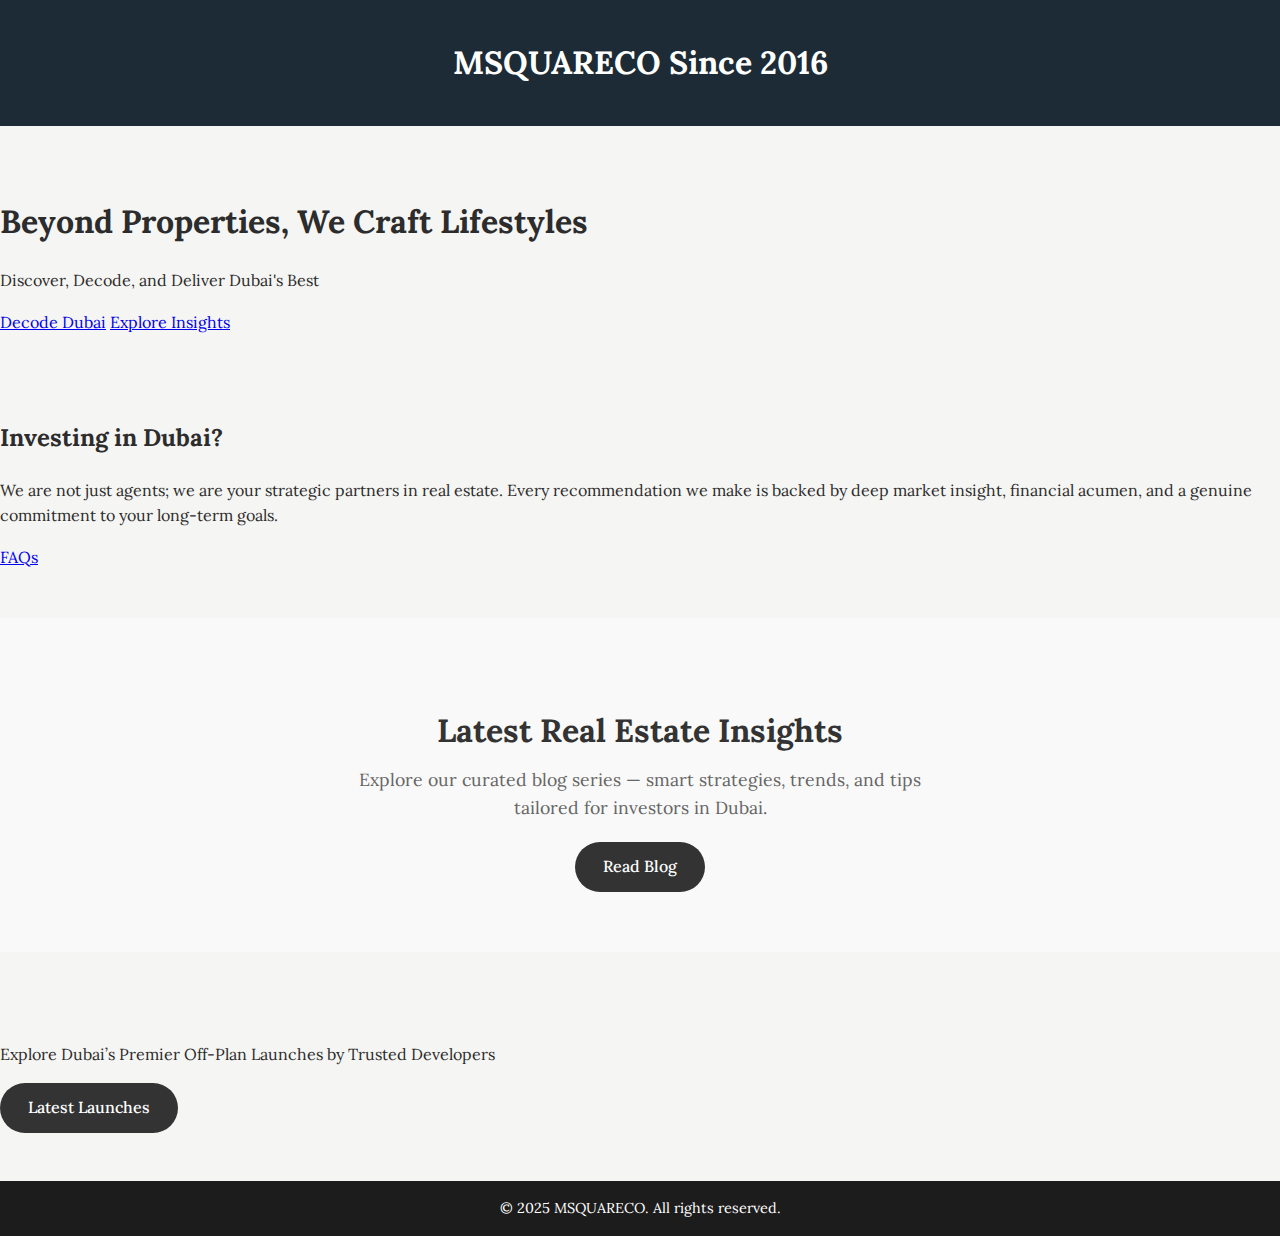
<file: index.html>
<!DOCTYPE html>
<html lang="en">
<head>
  <meta charset="UTF-8" />
  <meta name="viewport" content="width=device-width, initial-scale=1.0"/>
  <title>MSQUARECO</title>
  <link rel="stylesheet" href="style.css"/>
  <style>
    .blog-section {
      background-color: #f9f9f9;
      padding: 60px 20px;
      text-align: center;
    }

    .blog-section h2 {
      font-size: 2em;
      margin-bottom: 10px;
      color: #333;
    }

    .blog-section p {
      font-size: 1.1em;
      color: #666;
      max-width: 600px;
      margin: 0 auto 20px;
    }

    .blog-button {
      display: inline-block;
      padding: 12px 28px;
      background-color: #333;
      color: #fff;
      border-radius: 30px;
      text-decoration: none;
      font-weight: 500;
      transition: background-color 0.3s ease;
    }

    .blog-button:hover {
      background-color: #000;
    }
  </style>
</head>
<body>
  <header>
    <div class="branding">
      <h1 class="brand-text">MSQUARECO <span class="since">Since 2016</span></h1>
    </div>
  </header>

  <main>
    <section class="hero">
      <h1>Beyond Properties, We Craft Lifestyles</h1>
      <p class="tagline">Discover, Decode, and Deliver Dubai's Best</p>
      <a href="Dubai-decode/index.html" class="cta-button">Decode Dubai</a>
      <a href="dubai_insight/index.html" class="secondary-button">Explore Insights</a>
    </section>
    
    
    <section class="context">
      <h2>Investing in Dubai?</h2>
      <p>
        We are not just agents; we are your strategic partners in real estate. Every recommendation we make is backed by deep market insight, financial acumen, and a genuine commitment to your long-term goals.
      </p>
      <a href="faq.html" class="hero-button">FAQs</a>
    </section>

    <!-- 🌟 Blog Section -->
    <section class="blog-section">
      <h2>Latest Real Estate Insights</h2>
      <p>Explore our curated blog series — smart strategies, trends, and tips tailored for investors in Dubai.</p>
      <a href="my-blog/index.html" class="blog-button">Read Blog</a>
    </section>

    <!-- // Latest Launch -->
    <section 
  <br><br>
  <p>Explore Dubai’s Premier Off-Plan Launches by Trusted Developers</p>
  <a href="latest-launch/index.html" class="blog-button" target="_blank">Latest Launches</a>
</section>

    
  </main>

  <footer>
    &copy; 2025 MSQUARECO. All rights reserved.
  </footer>
</body>
</html>
</file>
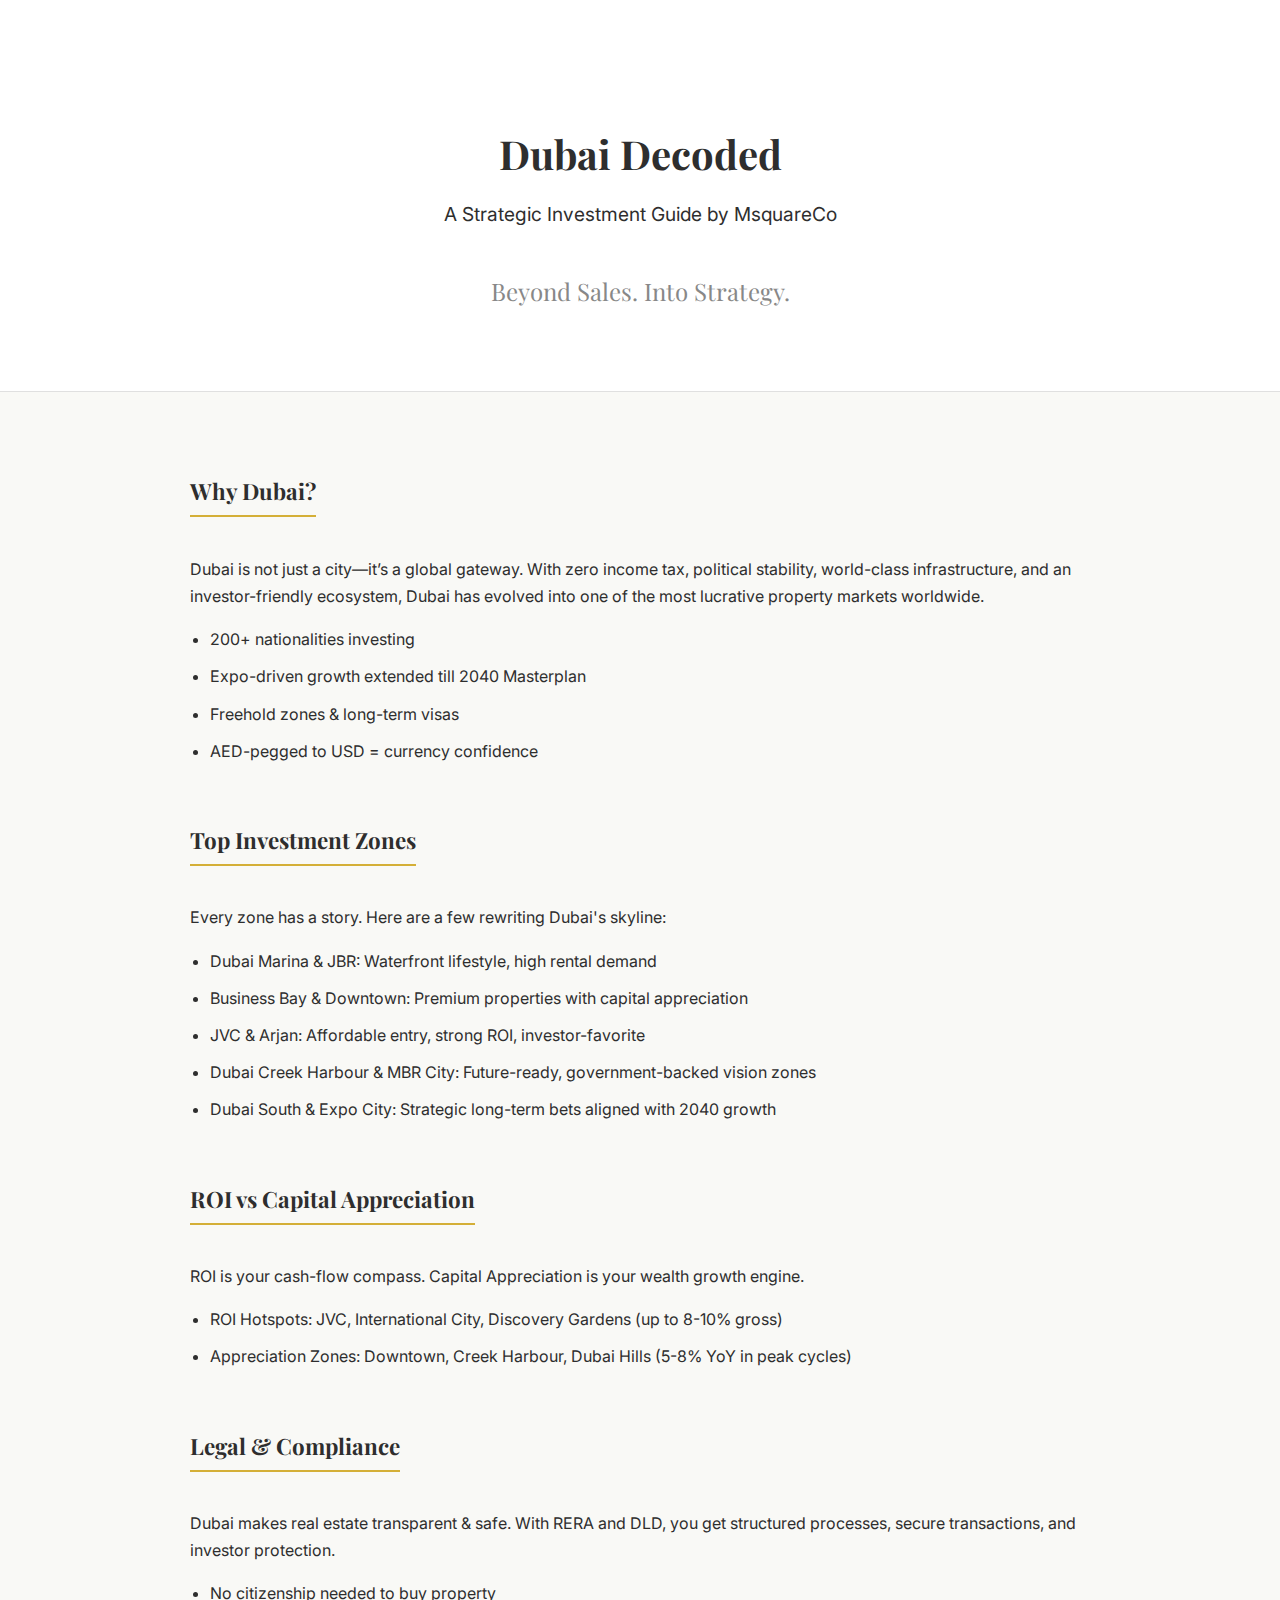
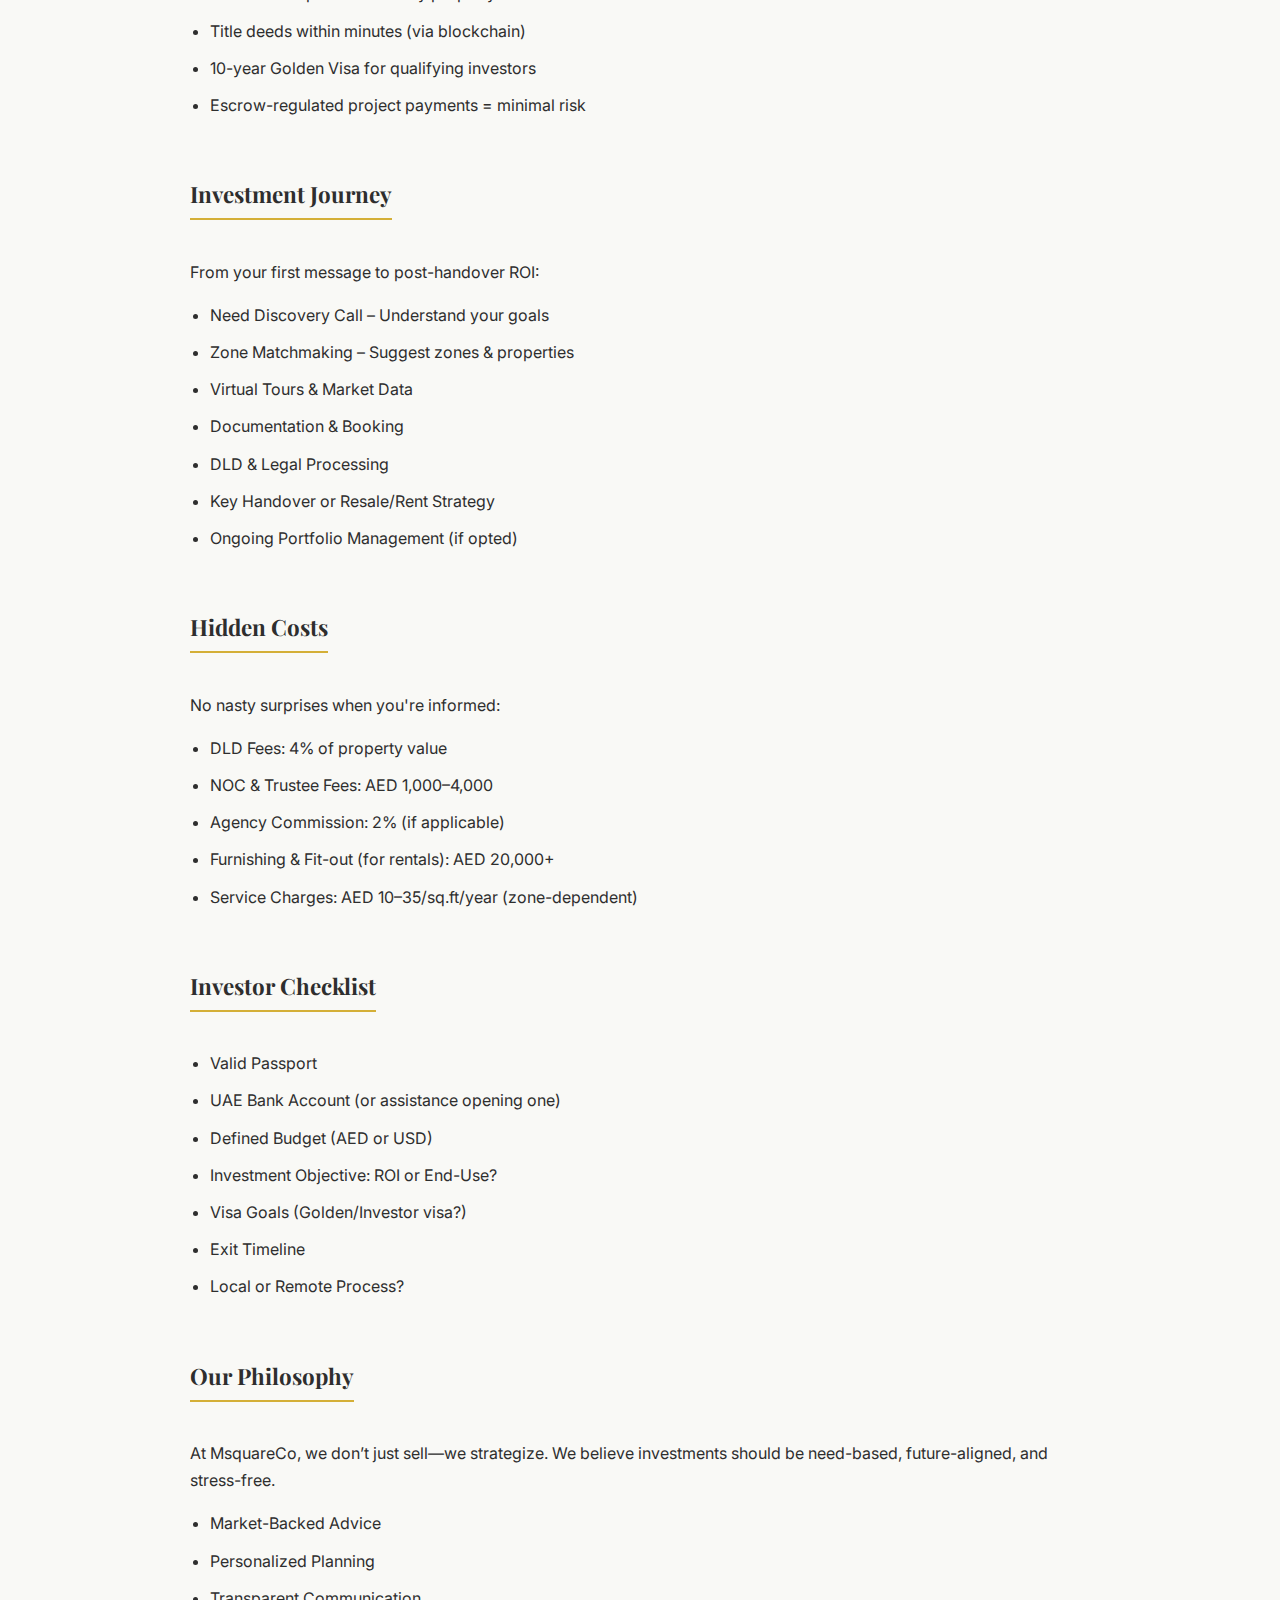
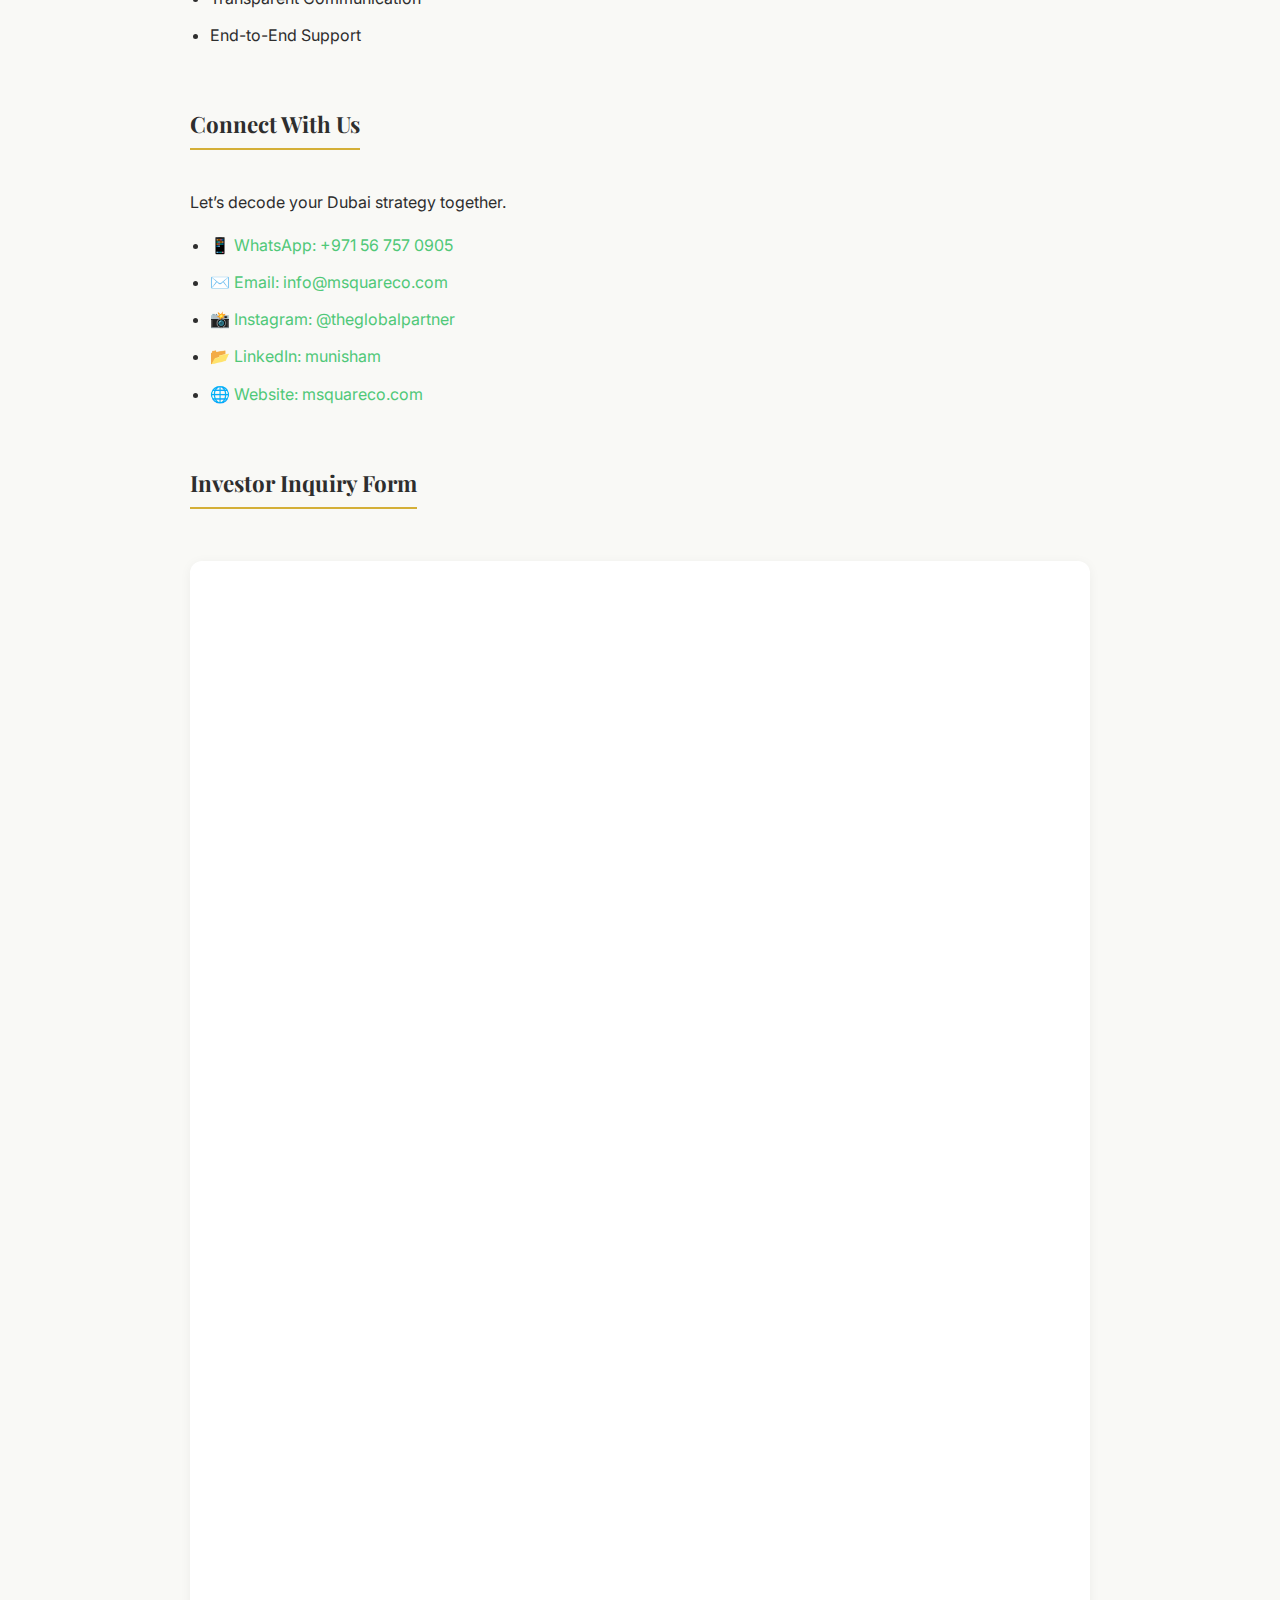
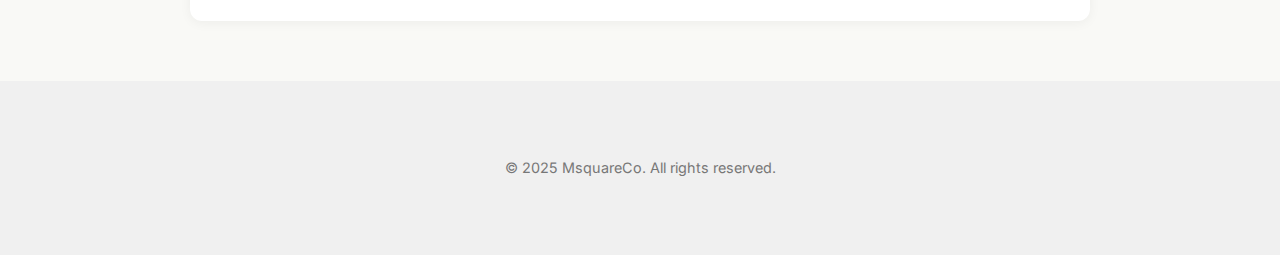
<file: Dubai-decode/index.html>
<!DOCTYPE html>
<html lang="en">
<head>
    <meta charset="UTF-8" />
    <meta name="viewport" content="width=device-width, initial-scale=1.0"/>
    <title>Dubai Decoded - A Strategic Investment Guide by MsquareCo</title>
    <link href="https://fonts.googleapis.com/css2?family=Inter&family=Playfair+Display:wght@600&display=swap" rel="stylesheet">
    <link rel="stylesheet" href="style.css" />
</head>
<body>
    <header>
        <div class="container">
            <h1>Dubai Decoded</h1>
            <p class="subheading">A Strategic Investment Guide by MsquareCo</p>
            <h2>Beyond Sales. Into Strategy.</h2>
        </div>
    </header>

    <section class="content container">
        <h3>Why Dubai?</h3>
        <p>Dubai is not just a city—it’s a global gateway. With zero income tax, political stability, world-class infrastructure, and an investor-friendly ecosystem, Dubai has evolved into one of the most lucrative property markets worldwide.</p>
        <ul>
            <li>200+ nationalities investing</li>
            <li>Expo-driven growth extended till 2040 Masterplan</li>
            <li>Freehold zones & long-term visas</li>
            <li>AED-pegged to USD = currency confidence</li>
        </ul>

        <h3>Top Investment Zones</h3>
        <p>Every zone has a story. Here are a few rewriting Dubai's skyline:</p>
        <ul>
            <li>Dubai Marina & JBR: Waterfront lifestyle, high rental demand</li>
            <li>Business Bay & Downtown: Premium properties with capital appreciation</li>
            <li>JVC & Arjan: Affordable entry, strong ROI, investor-favorite</li>
            <li>Dubai Creek Harbour & MBR City: Future-ready, government-backed vision zones</li>
            <li>Dubai South & Expo City: Strategic long-term bets aligned with 2040 growth</li>
        </ul>

        <h3>ROI vs Capital Appreciation</h3>
        <p>ROI is your cash-flow compass. Capital Appreciation is your wealth growth engine.</p>
        <ul>
            <li>ROI Hotspots: JVC, International City, Discovery Gardens (up to 8-10% gross)</li>
            <li>Appreciation Zones: Downtown, Creek Harbour, Dubai Hills (5-8% YoY in peak cycles)</li>
        </ul>

        <h3>Legal & Compliance</h3>
        <p>Dubai makes real estate transparent & safe. With RERA and DLD, you get structured processes, secure transactions, and investor protection.</p>
        <ul>
            <li>No citizenship needed to buy property</li>
            <li>Title deeds within minutes (via blockchain)</li>
            <li>10-year Golden Visa for qualifying investors</li>
            <li>Escrow-regulated project payments = minimal risk</li>
        </ul>

        <h3>Investment Journey</h3>
        <p>From your first message to post-handover ROI:</p>
        <ul>
            <li>Need Discovery Call – Understand your goals</li>
            <li>Zone Matchmaking – Suggest zones & properties</li>
            <li>Virtual Tours & Market Data</li>
            <li>Documentation & Booking</li>
            <li>DLD & Legal Processing</li>
            <li>Key Handover or Resale/Rent Strategy</li>
            <li>Ongoing Portfolio Management (if opted)</li>
        </ul>

        <h3>Hidden Costs</h3>
        <p>No nasty surprises when you're informed:</p>
        <ul>
            <li>DLD Fees: 4% of property value</li>
            <li>NOC & Trustee Fees: AED 1,000–4,000</li>
            <li>Agency Commission: 2% (if applicable)</li>
            <li>Furnishing & Fit-out (for rentals): AED 20,000+</li>
            <li>Service Charges: AED 10–35/sq.ft/year (zone-dependent)</li>
        </ul>

        <h3>Investor Checklist</h3>
        <ul>
            <li>Valid Passport</li>
            <li>UAE Bank Account (or assistance opening one)</li>
            <li>Defined Budget (AED or USD)</li>
            <li>Investment Objective: ROI or End-Use?</li>
            <li>Visa Goals (Golden/Investor visa?)</li>
            <li>Exit Timeline</li>
            <li>Local or Remote Process?</li>
        </ul>

        <h3>Our Philosophy</h3>
        <p>At MsquareCo, we don’t just sell—we strategize. We believe investments should be need-based, future-aligned, and stress-free.</p>
        <ul>
            <li>Market-Backed Advice</li>
            <li>Personalized Planning</li>
            <li>Transparent Communication</li>
            <li>End-to-End Support</li>
        </ul>

        <h3>Connect With Us</h3>
        <p>Let’s decode your Dubai strategy together.</p>
        <ul class="contact-links">
            <li><a href="https://wa.me/971567570905" target="_blank">📱 WhatsApp: +971 56 757 0905</a></li>
            <li><a href="mailto:info@msquareco.com">✉️ Email: info@msquareco.com</a></li>
            <li><a href="https://instagram.com/theglobalpartner" target="_blank">📸 Instagram: @theglobalpartner</a></li>
            <li><a href="https://linkedin.com/in/munisham" target="_blank">📂 LinkedIn: munisham</a></li>
            <li><a href="https://msquareco.com" target="_blank">🌐 Website: msquareco.com</a></li>
        </ul>

        <h3>Investor Inquiry Form</h3>
        <div class="form-container">
            <iframe src="https://docs.google.com/forms/d/e/1FAIpQLSfbAzy0DpEv8wUcYu5KmDENkXvlm612bKzYdykH7i47QjWzfg/viewform?embedded=true" width="100%" height="1012" frameborder="0" marginheight="0" marginwidth="0">Loading…</iframe>
        </div>
    </section>

    <footer>
        <div class="container">
            <p>&copy; 2025 MsquareCo. All rights reserved.</p>
        </div>
    </footer>
</body>
</html>
</file>
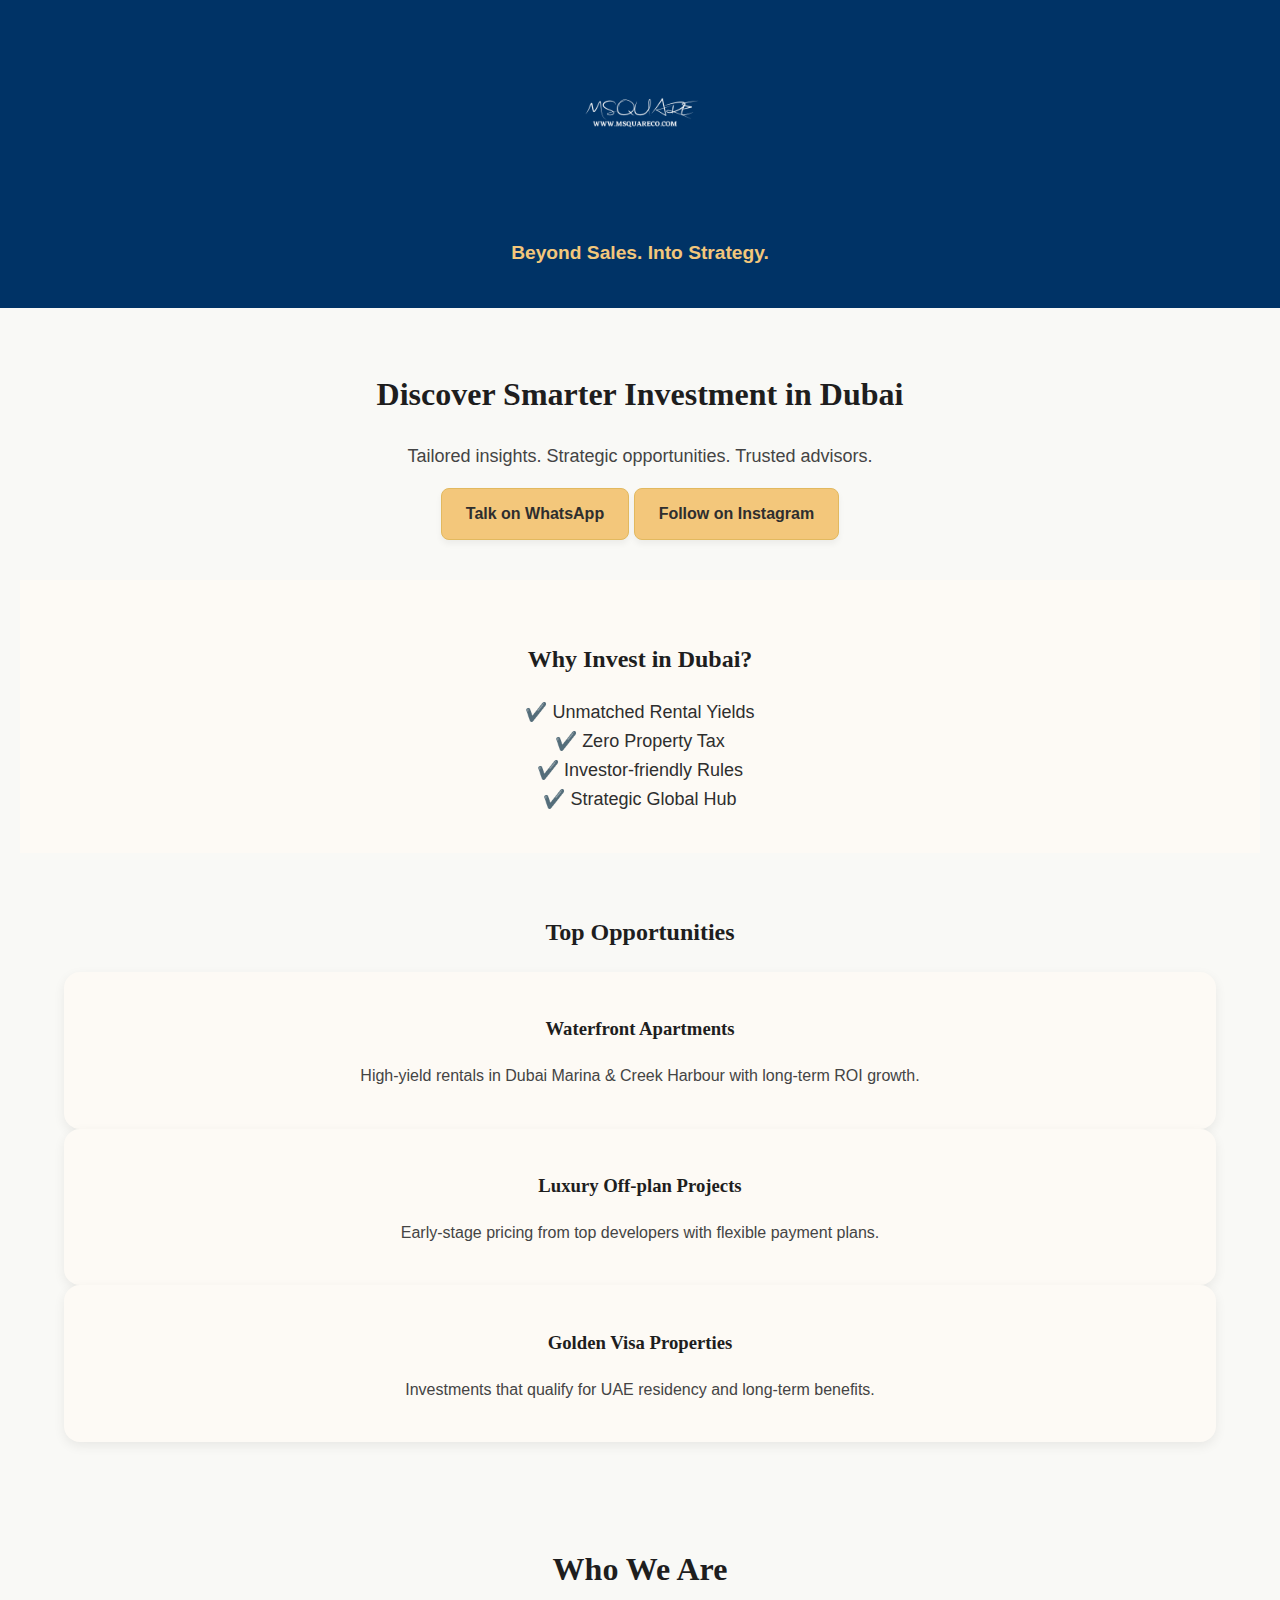
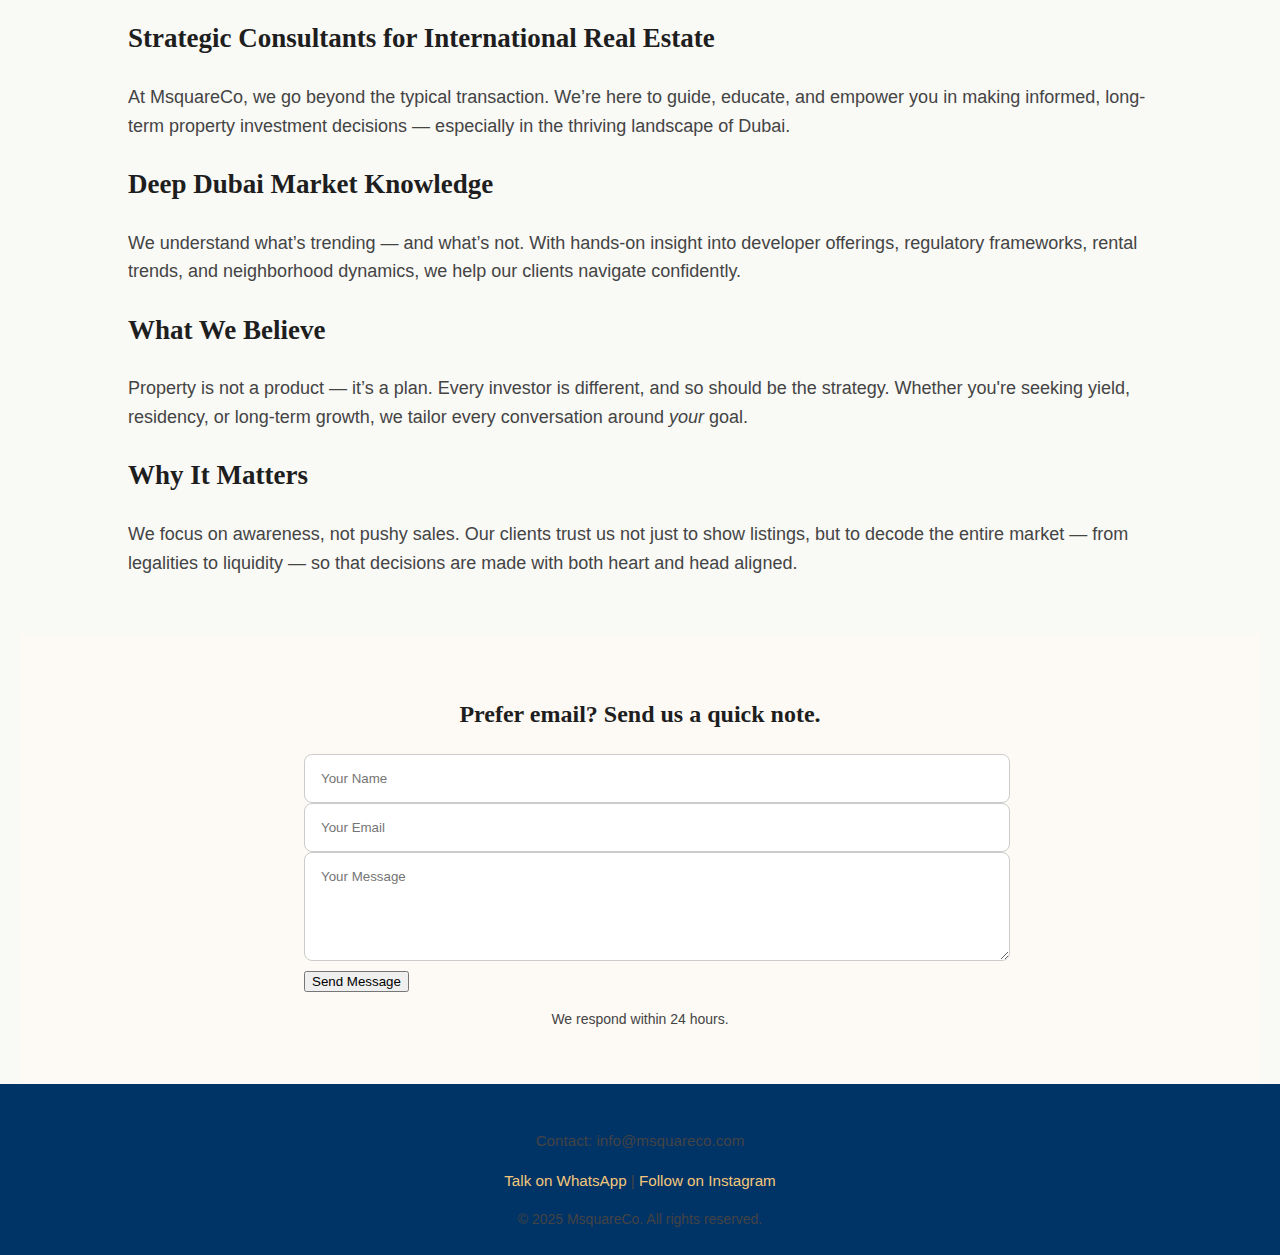
<file: dubai_insight/index.html>
<!DOCTYPE html>
<html lang="en">

<head>
  <meta charset="UTF-8" />
  <meta name="viewport" content="width=device-width, initial-scale=1.0" />
  <title>MsquareCo | Discover Smarter Investment in Dubai</title>
  <link rel="icon" type="image/png" href="logo.png">
  <link rel="stylesheet" href="style.css">
  <style>
    /* Animation Keyframes */
    @keyframes fadeUp {
      from {
        opacity: 0;
        transform: translateY(30px);
      }
      to {
        opacity: 1;
        transform: translateY(0);
      }
    }

    .fade-up {
      animation: fadeUp 1s ease forwards;
      opacity: 0;
    }

    body {
      font-family: 'Inter', sans-serif;
      background-color: #f9f9f6;
      color: #2e2e2e;
      margin: 0;
      padding: 0;
    }

    #header {
      background-color: #003366;
      text-align: center;
      padding: 20px 0;
    }

    #header img {
      max-width: 200px;  /* Increased logo size */
      opacity: 0.9;
    }

    #header .tagline {
      font-size: 1.2rem;  /* Increased font size for tagline */
      color: #f3c77b;
      font-weight: bold;
      margin-top: 10px;
    }

    section {
      padding: 40px 20px;
    }

    h1, h2, h3 {
      font-family: 'Playfair Display', serif;
      font-weight: bold;
    }

    .btn {
      background-color: #f3c77b;
      padding: 12px 24px;
      border-radius: 8px;
      color: #2e2e2e;
      font-weight: bold;
      text-align: center;
      transition: background-color 0.3s ease;
      display: inline-block;
    }

    .btn:hover {
      background-color: #e2b95f;
    }

    #footer {
      background-color: #003366;
      color: #fff;
      text-align: center;
      padding: 30px 20px 10px;
    }

    a {
      color: #f3c77b;
      text-decoration: none;
    }

    a:hover {
      color: #e2b95f;
    }

    .rounded-2xl {
      border-radius: 1rem;
    }

    .hidden {
      display: none;
    }

    .text-center {
      text-align: center;
    }

    .mx-auto {
      margin-left: auto;
      margin-right: auto;
    }

    .max-w-6xl {
      max-width: 72rem;
    }

    .max-w-5xl {
      max-width: 64rem;
    }

    .max-w-2xl {
      max-width: 42rem;
    }

    .p-6 {
      padding: 1.5rem;
    }

    .text-lg {
      font-size: 1.125rem;
    }

    .text-sm {
      font-size: 0.875rem;
    }
  </style>
</head>

<body>

  <!-- Header -->
  <header id="header">
    <img src="logo.png" alt="MsquareCo Logo" class="fade-up" />
    <p class="tagline fade-up">Beyond Sales. Into Strategy.</p>  <!-- Added tagline -->
  </header>

  <!-- Hero -->
  <section class="text-center fade-up">
    <h1 class="text-4xl md:text-5xl mb-4">Discover Smarter Investment in Dubai</h1>
    <p class="max-w-xl mx-auto text-lg mb-8">Tailored insights. Strategic opportunities. Trusted advisors.</p>
    <div class="flex justify-center gap-4">
      <a href="https://wa.me/971567570905" class="btn">Talk on WhatsApp</a>
      <a href="https://instagram.com/theglobalpartner" class="btn">Follow on Instagram</a>
    </div>
  </section>

  <!-- Why Invest -->
  <section class="text-center bg-white fade-up">
    <h2 class="text-3xl mb-10">Why Invest in Dubai?</h2>
    <div class="max-w-5xl mx-auto grid md:grid-cols-2 gap-8 text-lg">
      <div>✔️ Unmatched Rental Yields</div>
      <div>✔️ Zero Property Tax</div>
      <div>✔️ Investor-friendly Rules</div>
      <div>✔️ Strategic Global Hub</div>
    </div>
  </section>

  <!-- Opportunities -->
  <section class="fade-up">
    <h2 class="text-3xl text-center mb-10">Top Opportunities</h2>
    <div class="max-w-6xl mx-auto grid md:grid-cols-3 gap-8">
      <div class="bg-white shadow-md p-6 rounded-2xl text-center">
        <h3 class="text-xl mb-2">Waterfront Apartments</h3>
        <p>High-yield rentals in Dubai Marina & Creek Harbour with long-term ROI growth.</p>
      </div>
      <div class="bg-white shadow-md p-6 rounded-2xl text-center">
        <h3 class="text-xl mb-2">Luxury Off-plan Projects</h3>
        <p>Early-stage pricing from top developers with flexible payment plans.</p>
      </div>
      <div class="bg-white shadow-md p-6 rounded-2xl text-center">
        <h3 class="text-xl mb-2">Golden Visa Properties</h3>
        <p>Investments that qualify for UAE residency and long-term benefits.</p>
      </div>
    </div>
  </section>

  <!-- About -->
  <section class="fade-up">
    <h1 class="text-4xl text-center mb-12">Who We Are</h1>
    <div class="max-w-5xl mx-auto text-lg space-y-12">
      <div>
        <h2 class="text-2xl mb-4">Strategic Consultants for International Real Estate</h2>
        <p>At MsquareCo, we go beyond the typical transaction. We’re here to guide, educate, and empower you in making informed, long-term property investment decisions — especially in the thriving landscape of Dubai.</p>
      </div>
      <div>
        <h2 class="text-2xl mb-4">Deep Dubai Market Knowledge</h2>
        <p>We understand what’s trending — and what’s not. With hands-on insight into developer offerings, regulatory frameworks, rental trends, and neighborhood dynamics, we help our clients navigate confidently.</p>
      </div>
      <div>
        <h2 class="text-2xl mb-4">What We Believe</h2>
        <p>Property is not a product — it’s a plan. Every investor is different, and so should be the strategy. Whether you're seeking yield, residency, or long-term growth, we tailor every conversation around <em>your</em> goal.</p>
      </div>
      <div>
        <h2 class="text-2xl mb-4">Why It Matters</h2>
        <p>We focus on awareness, not pushy sales. Our clients trust us not just to show listings, but to decode the entire market — from legalities to liquidity — so that decisions are made with both heart and head aligned.</p>
      </div>
    </div>
  </section>

  <!-- Contact -->
  <section class="bg-white fade-up">
    <div class="max-w-2xl mx-auto">
      <h2 class="text-2xl md:text-3xl text-center mb-6">Prefer email? Send us a quick note.</h2>
      <form id="contact-form" action="https://formsubmit.co/ajax/info@msquareco.com" method="POST" class="space-y-6">
        <input type="hidden" name="_captcha" value="false">
        <input type="hidden" name="_template" value="table">
        <input type="text" name="name" placeholder="Your Name" required class="w-full p-4 border rounded-lg">
        <input type="email" name="email" placeholder="Your Email" required class="w-full p-4 border rounded-lg">
        <textarea name="message" rows="5" placeholder="Your Message" required class="w-full p-4 border rounded-lg"></textarea>
        <button type="submit" class="w-full p-4 bg-[#f3c77b] text-[#2e2e2e] rounded-lg hover:bg-[#e2b95f]">Send Message</button>
      </form>
      <p id="thank-you-msg" class="text-sm text-center mt-4 text-green-600 hidden">
        Thank you for your enquiry. Our agent will get back to you.
      </p>
      <p class="text-sm text-center mt-2 text-gray-500">We respond within 24 hours.</p>
    </div>
  </section>

  <!-- Footer -->
  <footer id="footer" class="fade-up">
    <p>Contact: info@msquareco.com</p>
    <p>
      <a href="https://wa.me/971567570905">Talk on WhatsApp</a> |
      <a href="https://instagram.com/theglobalpartner">Follow on Instagram</a>
    </p>
    <p class="mt-4 text-sm">&copy; 2025 MsquareCo. All rights reserved.</p>
  </footer>

  <script>
    // Animate on load
    document.querySelectorAll('.fade-up').forEach(el => {
      el.style.opacity = 1;
    });

    // Handle form submission
    document.getElementById('contact-form').addEventListener('submit', function (e) {
      e.preventDefault();
      const form = e.target;
      const data = new FormData(form);
      fetch(form.action, {
        method: "POST",
        body: data,
        headers: {
          'Accept': 'application/json'
        }
      }).then(response => {
        if (response.ok) {
          form.reset();
          document.getElementById('thank-you-msg').classList.remove('hidden');
        } else {
          alert("There was a problem submitting the form.");
        }
      }).catch(() => {
        alert("There was a problem submitting the form.");
      });
    });
  </script>

</body>
</html>
</file>
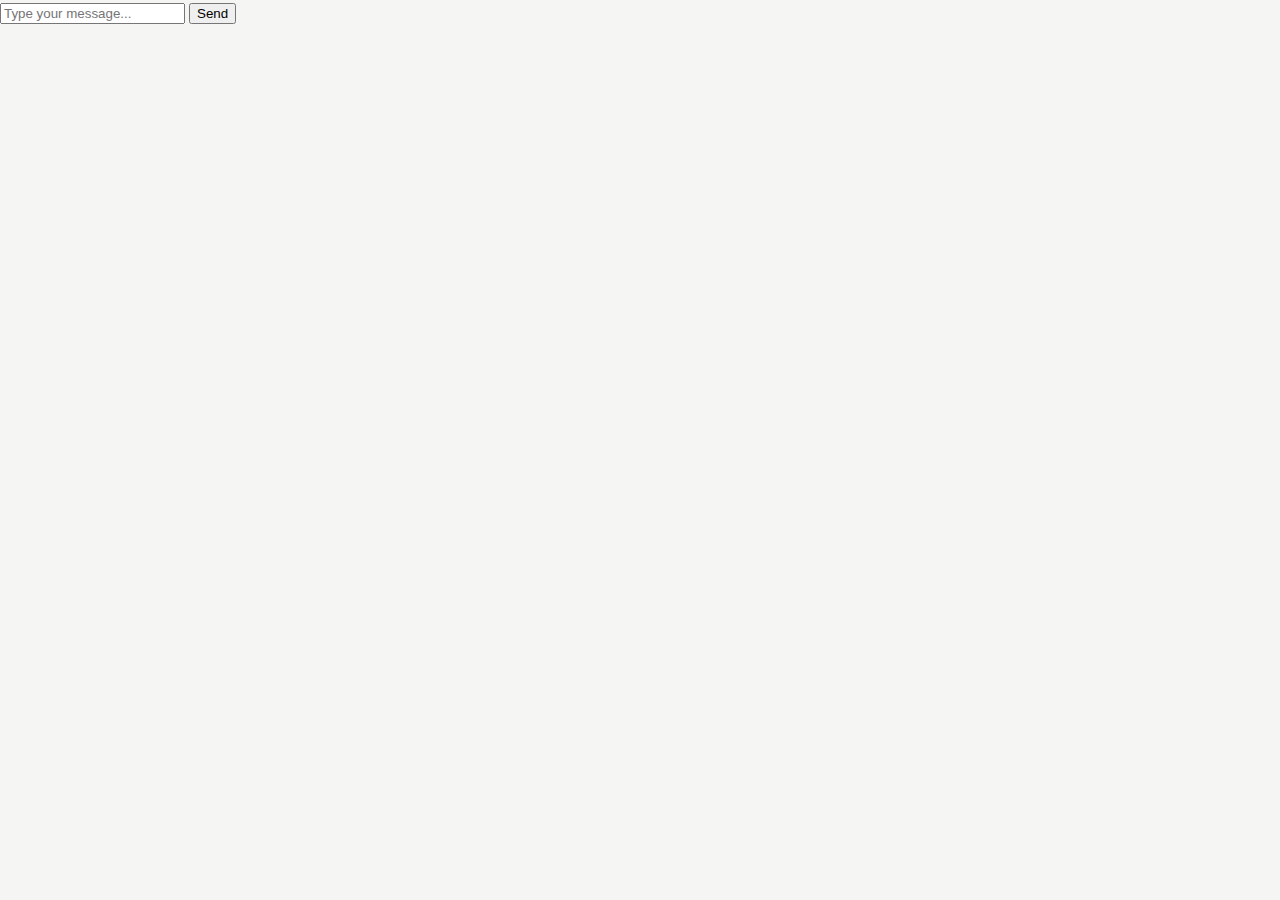
<file: chatbot.html>
<!DOCTYPE html>
<html lang="en">
<head>
  <meta charset="UTF-8" />
  <meta name="viewport" content="width=device-width, initial-scale=1.0" />
  <title>Chatbot</title>

  <!-- Correct link to main stylesheet -->
  <link rel="stylesheet" href="style.css" />

  <!-- Correct link to chatbot script -->
  <script src="chatbot.js" defer></script>
</head>
<body>
  <div id="chat-container">
    <div id="chatbox">
      <div id="chat-log"></div>
      <input type="text" id="user-input" placeholder="Type your message..." onkeypress="handleInput(event)">
      <button onclick="sendMessage()">Send</button>
    </div>
  </div>
</body>
</html>
</file>
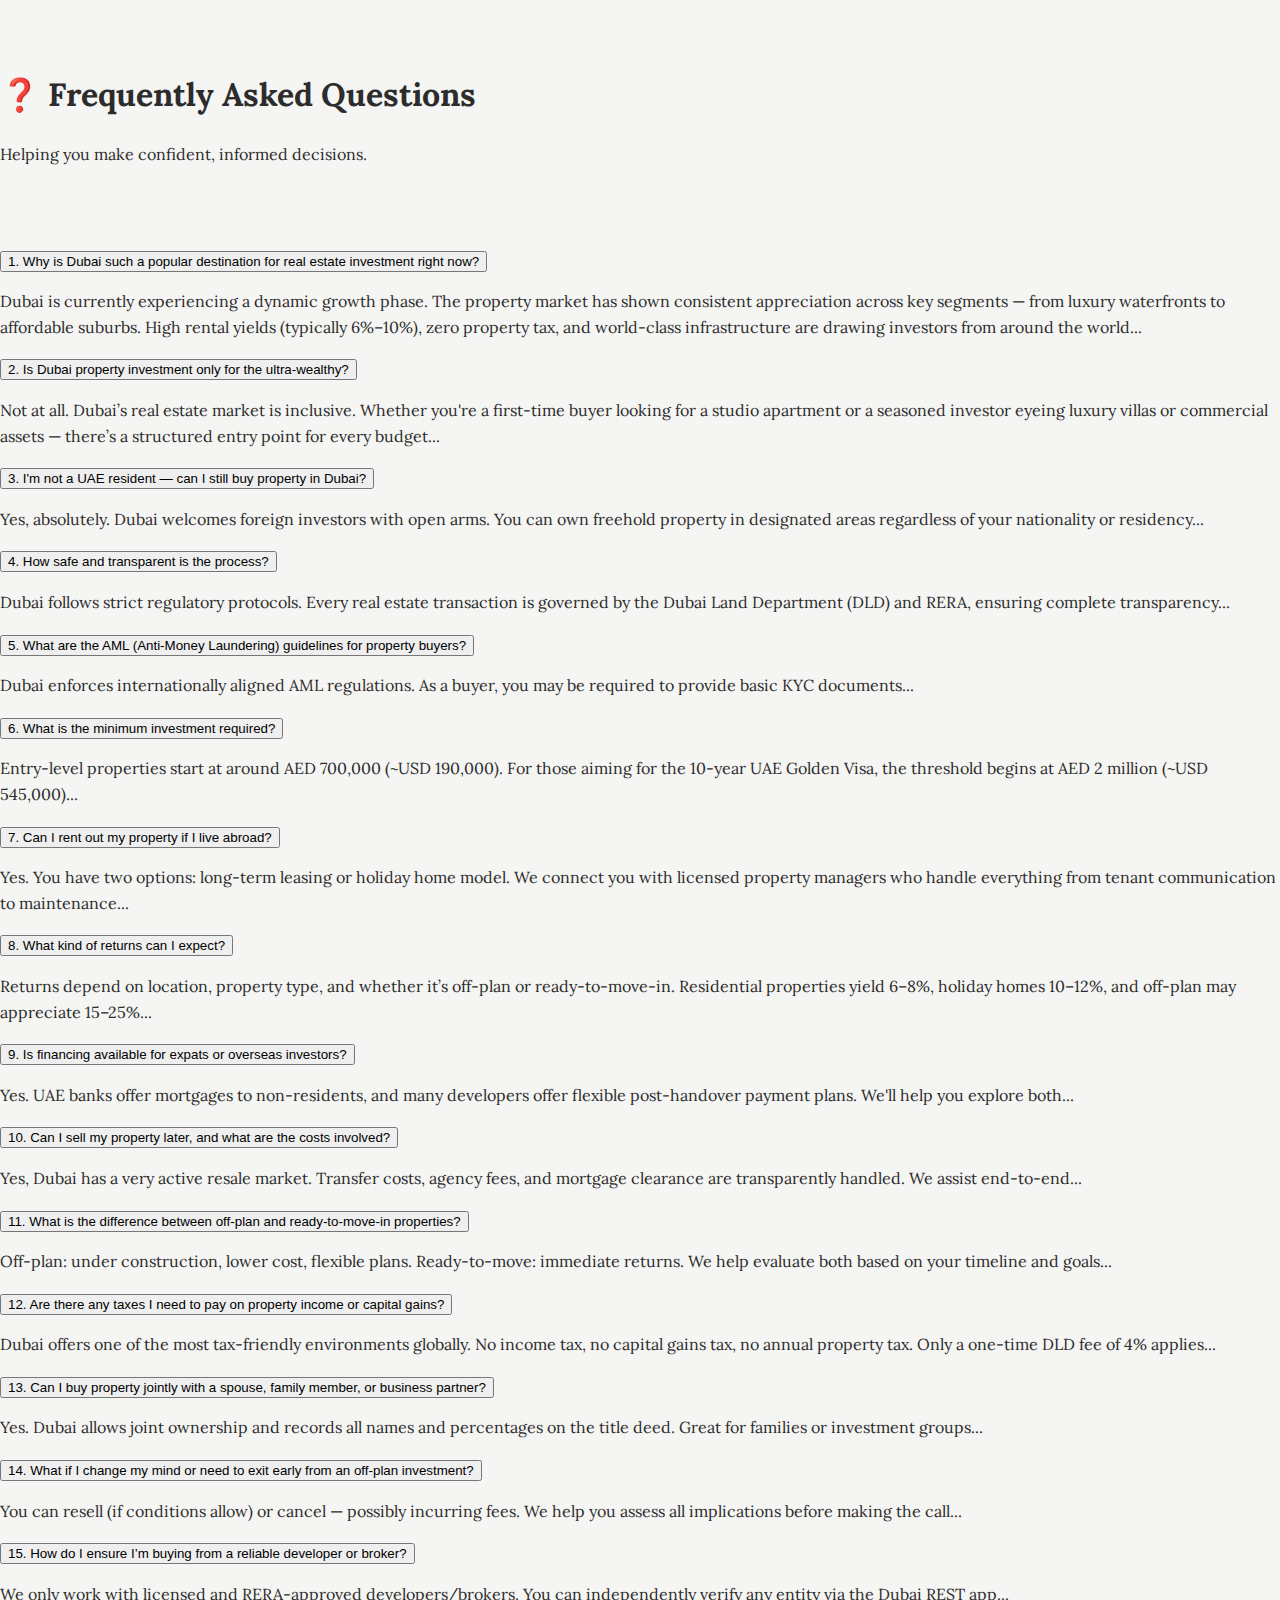
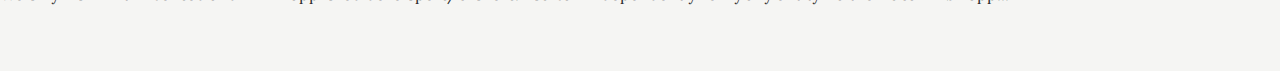
<file: faq.html>
<!DOCTYPE html>
<html lang="en">
<head>
  <meta charset="UTF-8" />
  <meta name="viewport" content="width=device-width, initial-scale=1.0"/>
  <title>FAQ – Dubai Real Estate</title>
  <link rel="stylesheet" href="style.css"/>
</head>
<body class="faq-page">

  <section class="faq-hero">
    <h1>❓ Frequently Asked Questions</h1>
    <p>Helping you make confident, informed decisions.</p>
  </section>

  <section class="faq-container">
    <!-- Accordion Items -->
    <div class="accordion">
      <div class="accordion-item">
        <button class="accordion-header">1. Why is Dubai such a popular destination for real estate investment right now?</button>
        <div class="accordion-content">
          <p>Dubai is currently experiencing a dynamic growth phase. The property market has shown consistent appreciation across key segments — from luxury waterfronts to affordable suburbs. High rental yields (typically 6%–10%), zero property tax, and world-class infrastructure are drawing investors from around the world...</p>
        </div>
      </div>

      <div class="accordion-item">
        <button class="accordion-header">2. Is Dubai property investment only for the ultra-wealthy?</button>
        <div class="accordion-content">
          <p>Not at all. Dubai’s real estate market is inclusive. Whether you're a first-time buyer looking for a studio apartment or a seasoned investor eyeing luxury villas or commercial assets — there’s a structured entry point for every budget...</p>
        </div>
      </div>

      <div class="accordion-item">
        <button class="accordion-header">3. I'm not a UAE resident — can I still buy property in Dubai?</button>
        <div class="accordion-content">
          <p>Yes, absolutely. Dubai welcomes foreign investors with open arms. You can own freehold property in designated areas regardless of your nationality or residency...</p>
        </div>
      </div>

      <div class="accordion-item">
        <button class="accordion-header">4. How safe and transparent is the process?</button>
        <div class="accordion-content">
          <p>Dubai follows strict regulatory protocols. Every real estate transaction is governed by the Dubai Land Department (DLD) and RERA, ensuring complete transparency...</p>
        </div>
      </div>

      <div class="accordion-item">
        <button class="accordion-header">5. What are the AML (Anti-Money Laundering) guidelines for property buyers?</button>
        <div class="accordion-content">
          <p>Dubai enforces internationally aligned AML regulations. As a buyer, you may be required to provide basic KYC documents...</p>
        </div>
      </div>

      <div class="accordion-item">
        <button class="accordion-header">6. What is the minimum investment required?</button>
        <div class="accordion-content">
          <p>Entry-level properties start at around AED 700,000 (~USD 190,000). For those aiming for the 10-year UAE Golden Visa, the threshold begins at AED 2 million (~USD 545,000)...</p>
        </div>
      </div>

      <div class="accordion-item">
        <button class="accordion-header">7. Can I rent out my property if I live abroad?</button>
        <div class="accordion-content">
          <p>Yes. You have two options: long-term leasing or holiday home model. We connect you with licensed property managers who handle everything from tenant communication to maintenance...</p>
        </div>
      </div>

      <div class="accordion-item">
        <button class="accordion-header">8. What kind of returns can I expect?</button>
        <div class="accordion-content">
          <p>Returns depend on location, property type, and whether it’s off-plan or ready-to-move-in. Residential properties yield 6–8%, holiday homes 10–12%, and off-plan may appreciate 15–25%...</p>
        </div>
      </div>

      <div class="accordion-item">
        <button class="accordion-header">9. Is financing available for expats or overseas investors?</button>
        <div class="accordion-content">
          <p>Yes. UAE banks offer mortgages to non-residents, and many developers offer flexible post-handover payment plans. We'll help you explore both...</p>
        </div>
      </div>

      <div class="accordion-item">
        <button class="accordion-header">10. Can I sell my property later, and what are the costs involved?</button>
        <div class="accordion-content">
          <p>Yes, Dubai has a very active resale market. Transfer costs, agency fees, and mortgage clearance are transparently handled. We assist end-to-end...</p>
        </div>
      </div>

      <div class="accordion-item">
        <button class="accordion-header">11. What is the difference between off-plan and ready-to-move-in properties?</button>
        <div class="accordion-content">
          <p>Off-plan: under construction, lower cost, flexible plans. Ready-to-move: immediate returns. We help evaluate both based on your timeline and goals...</p>
        </div>
      </div>

      <div class="accordion-item">
        <button class="accordion-header">12. Are there any taxes I need to pay on property income or capital gains?</button>
        <div class="accordion-content">
          <p>Dubai offers one of the most tax-friendly environments globally. No income tax, no capital gains tax, no annual property tax. Only a one-time DLD fee of 4% applies...</p>
        </div>
      </div>

      <div class="accordion-item">
        <button class="accordion-header">13. Can I buy property jointly with a spouse, family member, or business partner?</button>
        <div class="accordion-content">
          <p>Yes. Dubai allows joint ownership and records all names and percentages on the title deed. Great for families or investment groups...</p>
        </div>
      </div>

      <div class="accordion-item">
        <button class="accordion-header">14. What if I change my mind or need to exit early from an off-plan investment?</button>
        <div class="accordion-content">
          <p>You can resell (if conditions allow) or cancel — possibly incurring fees. We help you assess all implications before making the call...</p>
        </div>
      </div>

      <div class="accordion-item">
        <button class="accordion-header">15. How do I ensure I’m buying from a reliable developer or broker?</button>
        <div class="accordion-content">
          <p>We only work with licensed and RERA-approved developers/brokers. You can independently verify any entity via the Dubai REST app...</p>
        </div>
      </div>
    </div>
  </section>

  <script>
    const headers = document.querySelectorAll(".accordion-header");
    headers.forEach(btn => {
      btn.addEventListener("click", () => {
        const active = document.querySelector(".accordion-item.active");
        if (active && active !== btn.parentElement) {
          active.classList.remove("active");
        }
        btn.parentElement.classList.toggle("active");
      });
    });
  </script>

</body>
</html>
</file>
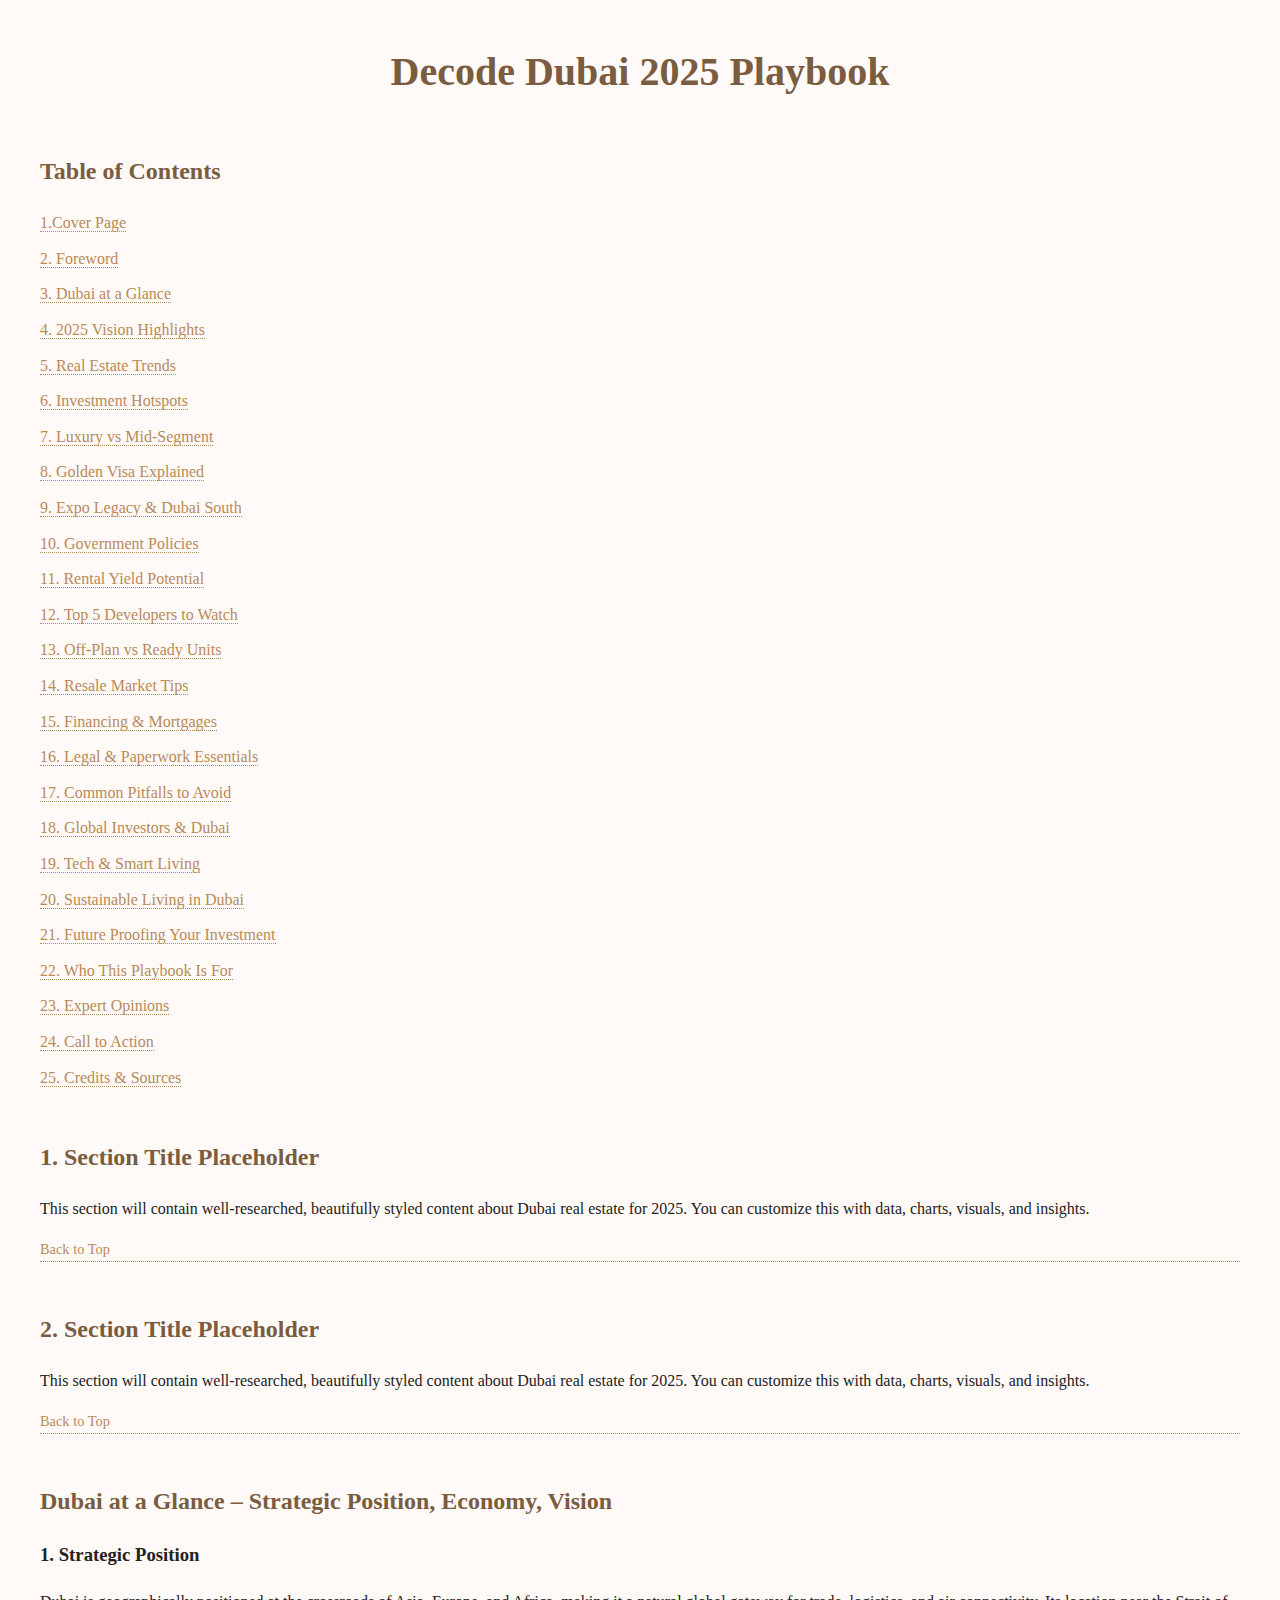
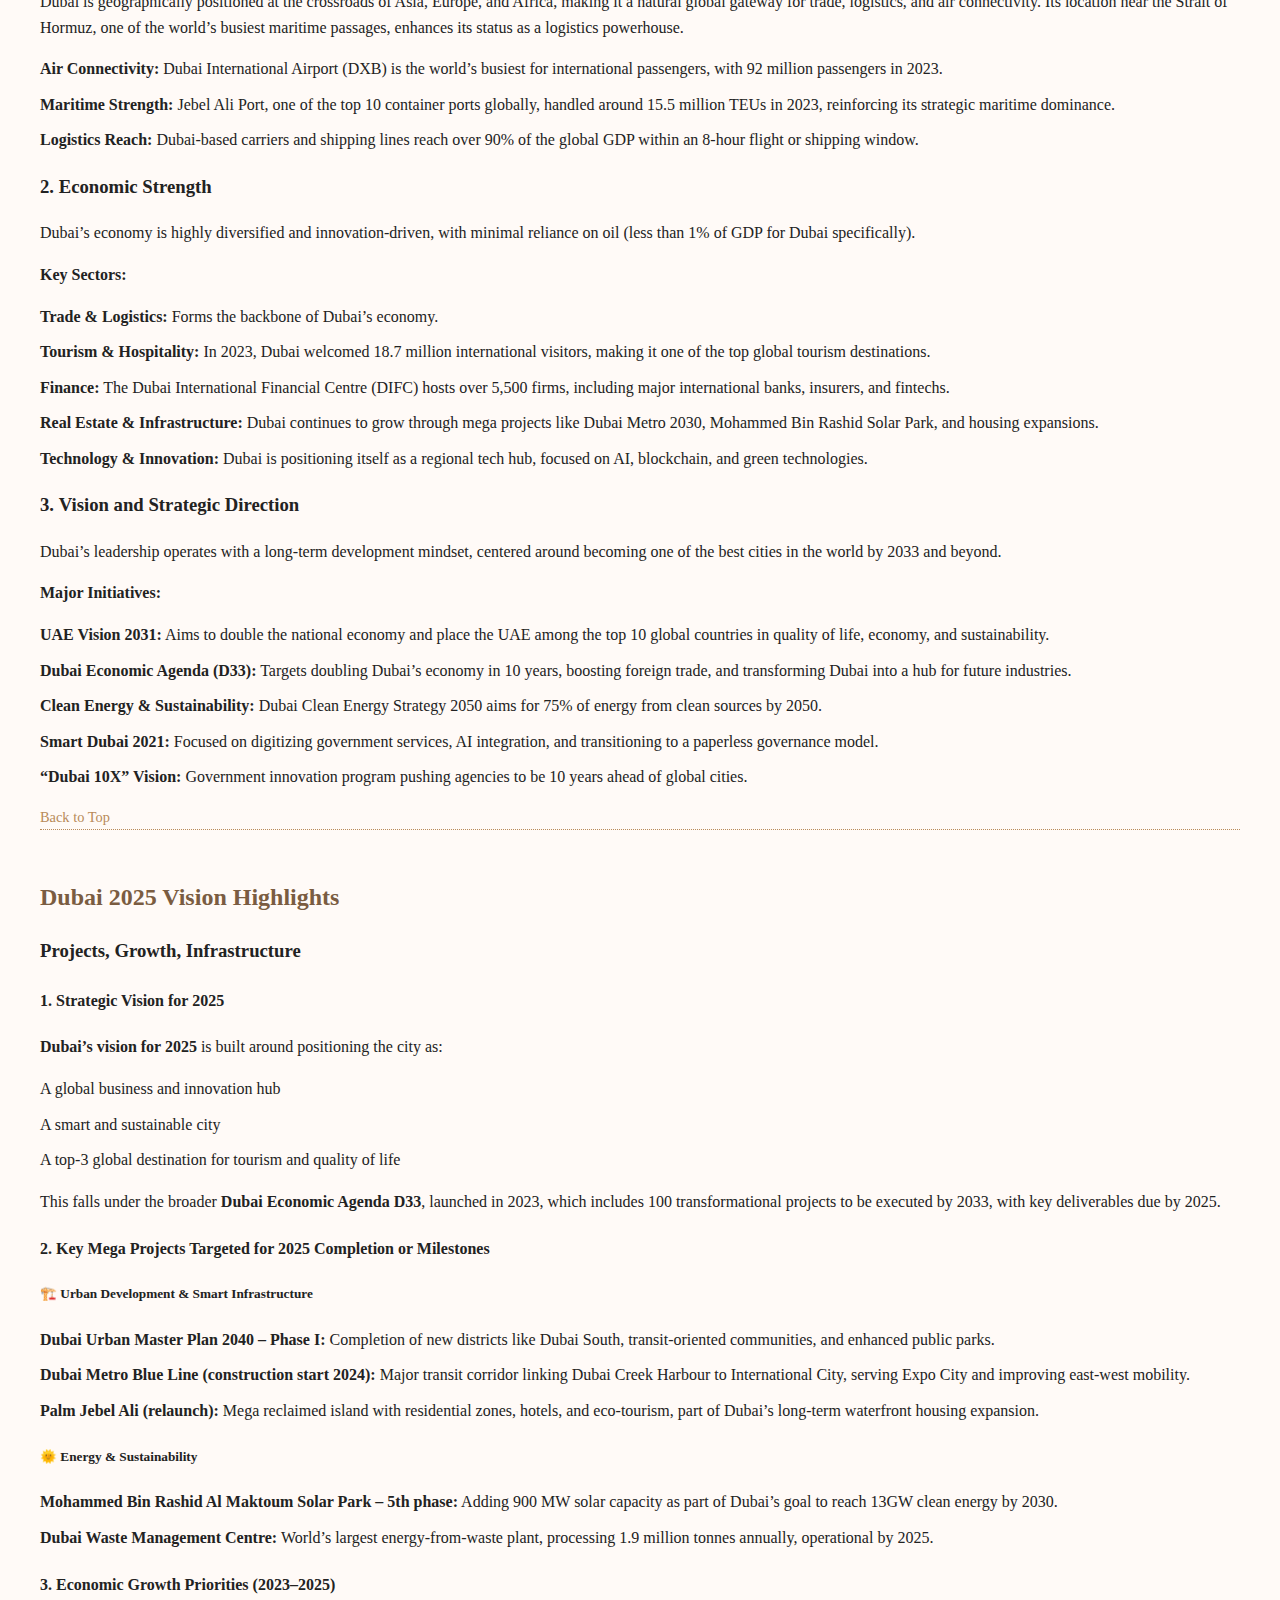
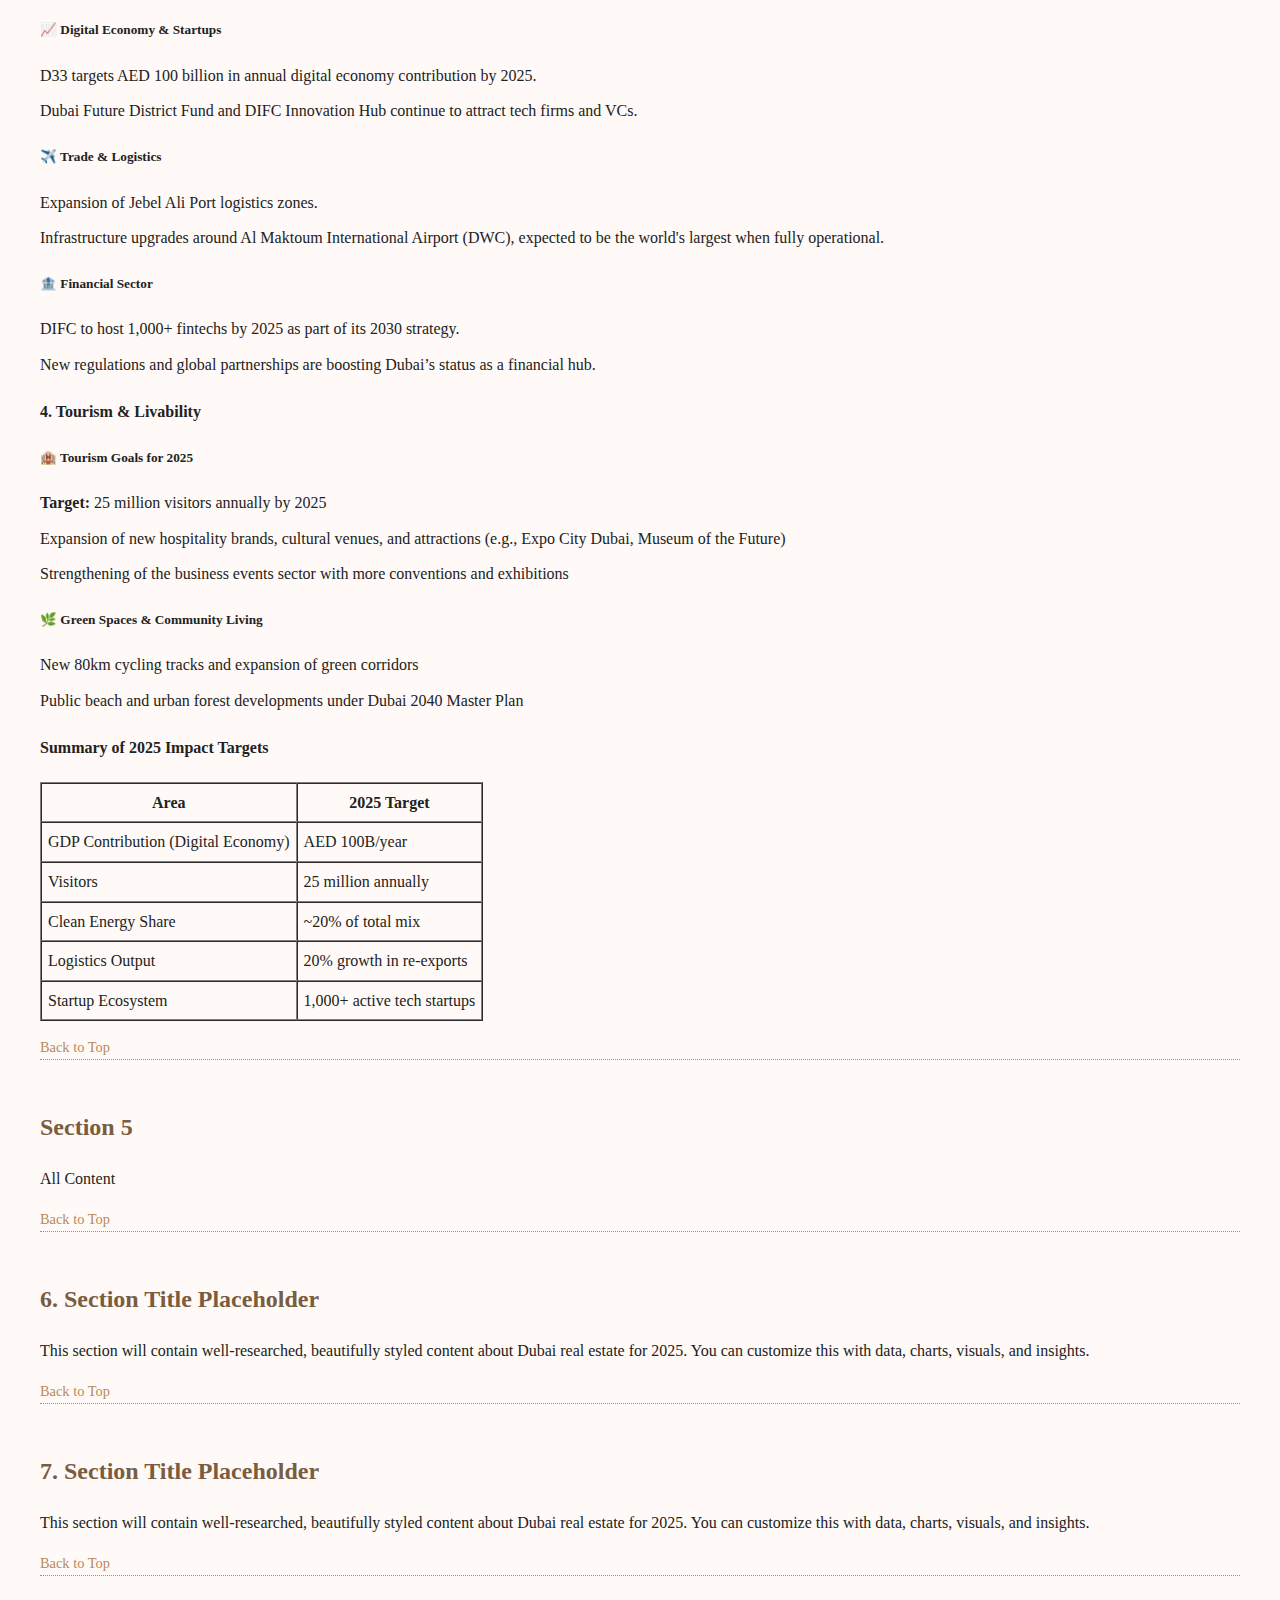
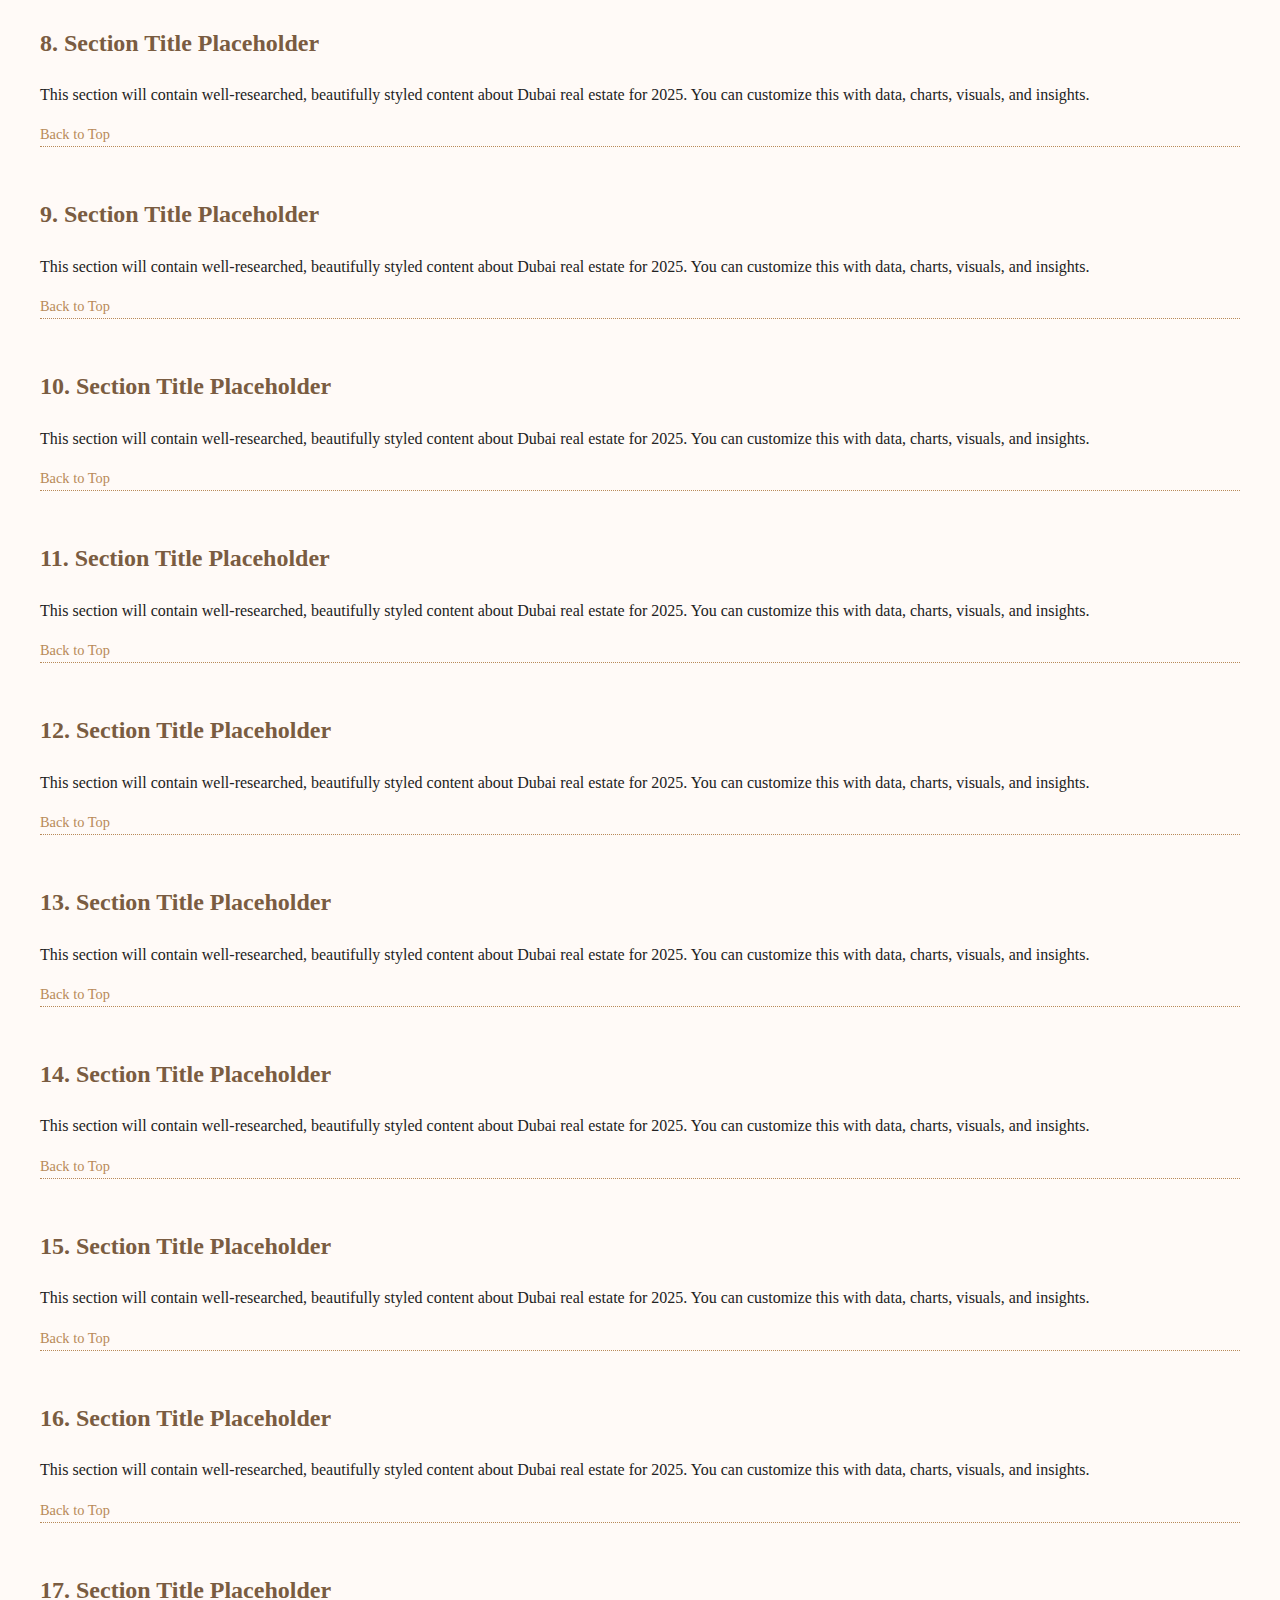
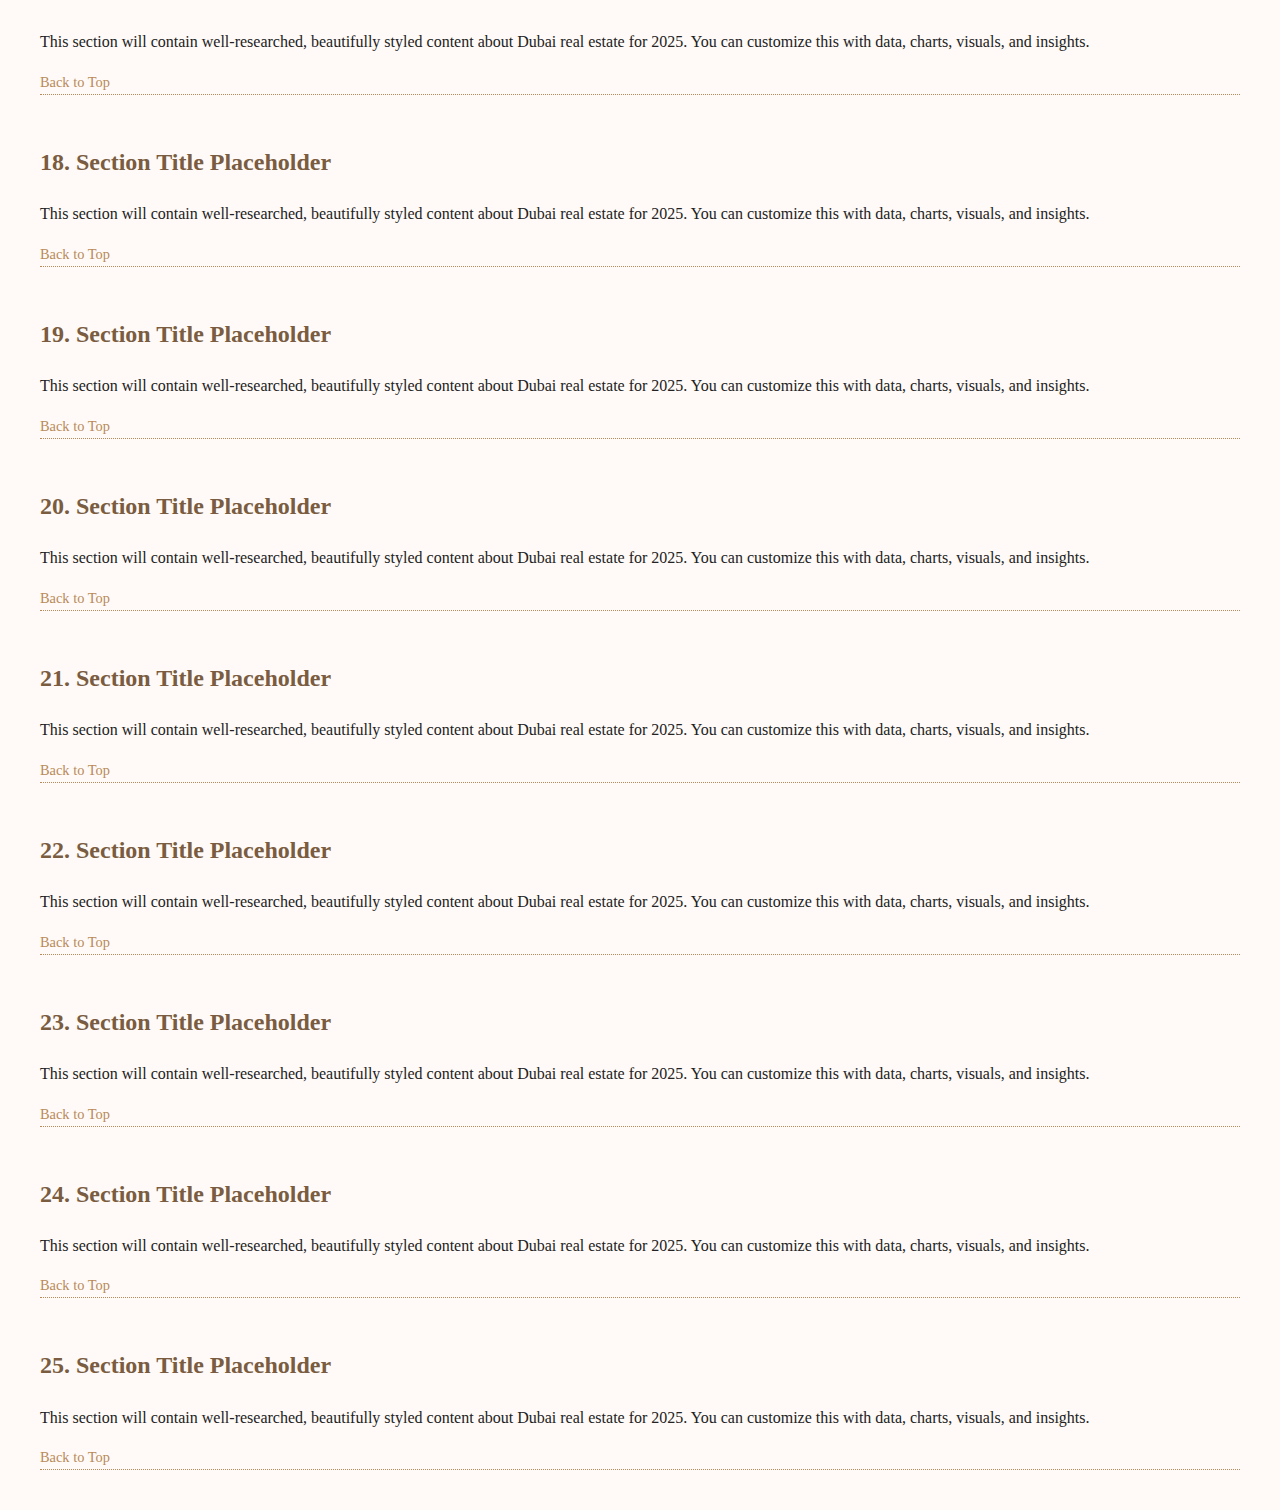
<file: FAQ.html>
<!DOCTYPE html>
<html lang="en">
<head>
    <meta charset="UTF-8">
    <title>Decode Dubai 2025 Playbook</title>
    <style>
        body {
            font-family: 'Playfair Display', serif;
            background-color: #fffaf7;
            color: #222;
            margin: 40px;
            line-height: 1.6;
        }
        h1, h2 {
            color: #7a5c41;
        }
        h1 {
            font-size: 2.5em;
            text-align: center;
            margin-bottom: 0.5em;
        }
        h2 {
            margin-top: 2em;
        }
        ul {
            list-style: none;
            padding: 0;
        }
        li {
            margin-bottom: 10px;
        }
        a {
            color: #b88a59;
            text-decoration: none;
            border-bottom: 1px dotted #b88a59;
        }
        a:hover {
            text-decoration: underline;
        }
        .back-to-top {
            display: block;
            margin-top: 1em;
            font-size: 0.9em;
        }
        .section {
            page-break-after: always;
        }
    </style>
</head>
<body>

<a id="top"></a>
<h1>Decode Dubai 2025 Playbook</h1>

<h2>Table of Contents</h2>
<ul>
<li><a href="#section1">1.Cover Page</a></li><li><a href="#section2">2. Foreword </a></li><li><a href="#section3">3. Dubai at a Glance</a></li><li><a href="#section4">4. 2025 Vision Highlights</a></li><li><a href="#section5">5. Real Estate Trends</a></li><li><a href="#section6">6. Investment Hotspots</a></li><li><a href="#section7">7. Luxury vs Mid-Segment</a></li><li><a href="#section8">8. Golden Visa Explained</a></li><li><a href="#section9">9. Expo Legacy & Dubai South</a></li><li><a href="#section10">10. Government Policies</a></li><li><a href="#section11">11. Rental Yield Potential</a></li><li><a href="#section12">12. Top 5 Developers to Watch</a></li><li><a href="#section13">13. Off-Plan vs Ready Units</a></li><li><a href="#section14">14. Resale Market Tips</a></li><li><a href="#section15">15. Financing & Mortgages</a></li><li><a href="#section16">16. Legal & Paperwork Essentials</a></li><li><a href="#section17">17. Common Pitfalls to Avoid</a></li><li><a href="#section18">18. Global Investors & Dubai</a></li><li><a href="#section19">19. Tech & Smart Living</a></li><li><a href="#section20">20. Sustainable Living in Dubai</a></li><li><a href="#section21">21. Future Proofing Your Investment</a></li><li><a href="#section22">22. Who This Playbook Is For</a></li><li><a href="#section23">23. Expert Opinions</a></li><li><a href="#section24">24. Call to Action</a></li><li><a href="#section25">25. Credits & Sources</a></li>
</ul>

<div class="section" id="section1">
    <h2>1. Section Title Placeholder</h2>
    <p>This section will contain well-researched, beautifully styled content about Dubai real estate for 2025. You can customize this with data, charts, visuals, and insights.</p>
    <a class="back-to-top" href="#top">Back to Top</a>
</div>


<div class="section" id="section2">
    <h2>2. Section Title Placeholder</h2>
    <p>This section will contain well-researched, beautifully styled content about Dubai real estate for 2025. You can customize this with data, charts, visuals, and insights.</p>
    <a class="back-to-top" href="#top">Back to Top</a>
</div>


<div class="section" id="section3">
    <h2>Dubai at a Glance – Strategic Position, Economy, Vision</h2>

<h3>1. <strong>Strategic Position</strong></h3>
<p>
Dubai is geographically positioned at the crossroads of Asia, Europe, and Africa, making it a natural global gateway for trade, logistics, and air connectivity. Its location near the Strait of Hormuz, one of the world’s busiest maritime passages, enhances its status as a logistics powerhouse.
</p>
<ul>
  <li><strong>Air Connectivity:</strong> Dubai International Airport (DXB) is the world’s busiest for international passengers, with 92 million passengers in 2023.</li>
  <li><strong>Maritime Strength:</strong> Jebel Ali Port, one of the top 10 container ports globally, handled around 15.5 million TEUs in 2023, reinforcing its strategic maritime dominance.</li>
  <li><strong>Logistics Reach:</strong> Dubai-based carriers and shipping lines reach over 90% of the global GDP within an 8-hour flight or shipping window.</li>
</ul>

<h3>2. <strong>Economic Strength</strong></h3>
<p>
Dubai’s economy is highly diversified and innovation-driven, with minimal reliance on oil (less than 1% of GDP for Dubai specifically).
</p>
<p><strong>Key Sectors:</strong></p>
<ul>
  <li><strong>Trade & Logistics:</strong> Forms the backbone of Dubai’s economy.</li>
  <li><strong>Tourism & Hospitality:</strong> In 2023, Dubai welcomed 18.7 million international visitors, making it one of the top global tourism destinations.</li>
  <li><strong>Finance:</strong> The Dubai International Financial Centre (DIFC) hosts over 5,500 firms, including major international banks, insurers, and fintechs.</li>
  <li><strong>Real Estate & Infrastructure:</strong> Dubai continues to grow through mega projects like Dubai Metro 2030, Mohammed Bin Rashid Solar Park, and housing expansions.</li>
  <li><strong>Technology & Innovation:</strong> Dubai is positioning itself as a regional tech hub, focused on AI, blockchain, and green technologies.</li>
</ul>

<h3>3. <strong>Vision and Strategic Direction</strong></h3>
<p>
Dubai’s leadership operates with a long-term development mindset, centered around becoming one of the best cities in the world by 2033 and beyond.
</p>
<p><strong>Major Initiatives:</strong></p>
<ul>
  <li><strong>UAE Vision 2031:</strong> Aims to double the national economy and place the UAE among the top 10 global countries in quality of life, economy, and sustainability.</li>
  <li><strong>Dubai Economic Agenda (D33):</strong> Targets doubling Dubai’s economy in 10 years, boosting foreign trade, and transforming Dubai into a hub for future industries.</li>
  <li><strong>Clean Energy & Sustainability:</strong> Dubai Clean Energy Strategy 2050 aims for 75% of energy from clean sources by 2050.</li>
  <li><strong>Smart Dubai 2021:</strong> Focused on digitizing government services, AI integration, and transitioning to a paperless governance model.</li>
  <li><strong>“Dubai 10X” Vision:</strong> Government innovation program pushing agencies to be 10 years ahead of global cities.</li>
</ul>

    <a class="back-to-top" href="#top">Back to Top</a>
</div>


<div class="section" id="section4">
    <h2>Dubai 2025 Vision Highlights</h2>
<h3>Projects, Growth, Infrastructure</h3>

<h4>1. Strategic Vision for 2025</h4>
<p><strong>Dubai’s vision for 2025</strong> is built around positioning the city as:</p>
<ul>
  <li>A global business and innovation hub</li>
  <li>A smart and sustainable city</li>
  <li>A top-3 global destination for tourism and quality of life</li>
</ul>
<p>This falls under the broader <strong>Dubai Economic Agenda D33</strong>, launched in 2023, which includes 100 transformational projects to be executed by 2033, with key deliverables due by 2025.</p>

<h4>2. Key Mega Projects Targeted for 2025 Completion or Milestones</h4>

<h5>🏗️ Urban Development & Smart Infrastructure</h5>
<ul>
  <li><strong>Dubai Urban Master Plan 2040 – Phase I:</strong> Completion of new districts like Dubai South, transit-oriented communities, and enhanced public parks.</li>
  <li><strong>Dubai Metro Blue Line (construction start 2024):</strong> Major transit corridor linking Dubai Creek Harbour to International City, serving Expo City and improving east-west mobility.</li>
  <li><strong>Palm Jebel Ali (relaunch):</strong> Mega reclaimed island with residential zones, hotels, and eco-tourism, part of Dubai’s long-term waterfront housing expansion.</li>
</ul>

<h5>🌞 Energy & Sustainability</h5>
<ul>
  <li><strong>Mohammed Bin Rashid Al Maktoum Solar Park – 5th phase:</strong> Adding 900 MW solar capacity as part of Dubai’s goal to reach 13GW clean energy by 2030.</li>
  <li><strong>Dubai Waste Management Centre:</strong> World’s largest energy-from-waste plant, processing 1.9 million tonnes annually, operational by 2025.</li>
</ul>

<h4>3. Economic Growth Priorities (2023–2025)</h4>

<h5>📈 Digital Economy & Startups</h5>
<ul>
  <li>D33 targets AED 100 billion in annual digital economy contribution by 2025.</li>
  <li>Dubai Future District Fund and DIFC Innovation Hub continue to attract tech firms and VCs.</li>
</ul>

<h5>✈️ Trade & Logistics</h5>
<ul>
  <li>Expansion of Jebel Ali Port logistics zones.</li>
  <li>Infrastructure upgrades around Al Maktoum International Airport (DWC), expected to be the world's largest when fully operational.</li>
</ul>

<h5>🏦 Financial Sector</h5>
<ul>
  <li>DIFC to host 1,000+ fintechs by 2025 as part of its 2030 strategy.</li>
  <li>New regulations and global partnerships are boosting Dubai’s status as a financial hub.</li>
</ul>

<h4>4. Tourism & Livability</h4>

<h5>🏨 Tourism Goals for 2025</h5>
<ul>
  <li><strong>Target:</strong> 25 million visitors annually by 2025</li>
  <li>Expansion of new hospitality brands, cultural venues, and attractions (e.g., Expo City Dubai, Museum of the Future)</li>
  <li>Strengthening of the business events sector with more conventions and exhibitions</li>
</ul>

<h5>🌿 Green Spaces & Community Living</h5>
<ul>
  <li>New 80km cycling tracks and expansion of green corridors</li>
  <li>Public beach and urban forest developments under Dubai 2040 Master Plan</li>
</ul>

<h4>Summary of 2025 Impact Targets</h4>
<table border="1" cellpadding="6" cellspacing="0">
  <thead>
    <tr>
      <th>Area</th>
      <th>2025 Target</th>
    </tr>
  </thead>
  <tbody>
    <tr>
      <td>GDP Contribution (Digital Economy)</td>
      <td>AED 100B/year</td>
    </tr>
    <tr>
      <td>Visitors</td>
      <td>25 million annually</td>
    </tr>
    <tr>
      <td>Clean Energy Share</td>
      <td>~20% of total mix</td>
    </tr>
    <tr>
      <td>Logistics Output</td>
      <td>20% growth in re-exports</td>
    </tr>
    <tr>
      <td>Startup Ecosystem</td>
      <td>1,000+ active tech startups</td>
    </tr>
  </tbody>
</table>

    <a class="back-to-top" href="#top">Back to Top</a>
</div>


<div class="section" id="section5">
    <h2>Section 5</h2>
    <p> All Content </p>
    <a class="back-to-top" href="#top">Back to Top</a>
</div>


<div class="section" id="section6">
    <h2>6. Section Title Placeholder</h2>
    <p>This section will contain well-researched, beautifully styled content about Dubai real estate for 2025. You can customize this with data, charts, visuals, and insights.</p>
    <a class="back-to-top" href="#top">Back to Top</a>
</div>


<div class="section" id="section7">
    <h2>7. Section Title Placeholder</h2>
    <p>This section will contain well-researched, beautifully styled content about Dubai real estate for 2025. You can customize this with data, charts, visuals, and insights.</p>
    <a class="back-to-top" href="#top">Back to Top</a>
</div>


<div class="section" id="section8">
    <h2>8. Section Title Placeholder</h2>
    <p>This section will contain well-researched, beautifully styled content about Dubai real estate for 2025. You can customize this with data, charts, visuals, and insights.</p>
    <a class="back-to-top" href="#top">Back to Top</a>
</div>


<div class="section" id="section9">
    <h2>9. Section Title Placeholder</h2>
    <p>This section will contain well-researched, beautifully styled content about Dubai real estate for 2025. You can customize this with data, charts, visuals, and insights.</p>
    <a class="back-to-top" href="#top">Back to Top</a>
</div>


<div class="section" id="section10">
    <h2>10. Section Title Placeholder</h2>
    <p>This section will contain well-researched, beautifully styled content about Dubai real estate for 2025. You can customize this with data, charts, visuals, and insights.</p>
    <a class="back-to-top" href="#top">Back to Top</a>
</div>


<div class="section" id="section11">
    <h2>11. Section Title Placeholder</h2>
    <p>This section will contain well-researched, beautifully styled content about Dubai real estate for 2025. You can customize this with data, charts, visuals, and insights.</p>
    <a class="back-to-top" href="#top">Back to Top</a>
</div>


<div class="section" id="section12">
    <h2>12. Section Title Placeholder</h2>
    <p>This section will contain well-researched, beautifully styled content about Dubai real estate for 2025. You can customize this with data, charts, visuals, and insights.</p>
    <a class="back-to-top" href="#top">Back to Top</a>
</div>


<div class="section" id="section13">
    <h2>13. Section Title Placeholder</h2>
    <p>This section will contain well-researched, beautifully styled content about Dubai real estate for 2025. You can customize this with data, charts, visuals, and insights.</p>
    <a class="back-to-top" href="#top">Back to Top</a>
</div>


<div class="section" id="section14">
    <h2>14. Section Title Placeholder</h2>
    <p>This section will contain well-researched, beautifully styled content about Dubai real estate for 2025. You can customize this with data, charts, visuals, and insights.</p>
    <a class="back-to-top" href="#top">Back to Top</a>
</div>


<div class="section" id="section15">
    <h2>15. Section Title Placeholder</h2>
    <p>This section will contain well-researched, beautifully styled content about Dubai real estate for 2025. You can customize this with data, charts, visuals, and insights.</p>
    <a class="back-to-top" href="#top">Back to Top</a>
</div>


<div class="section" id="section16">
    <h2>16. Section Title Placeholder</h2>
    <p>This section will contain well-researched, beautifully styled content about Dubai real estate for 2025. You can customize this with data, charts, visuals, and insights.</p>
    <a class="back-to-top" href="#top">Back to Top</a>
</div>


<div class="section" id="section17">
    <h2>17. Section Title Placeholder</h2>
    <p>This section will contain well-researched, beautifully styled content about Dubai real estate for 2025. You can customize this with data, charts, visuals, and insights.</p>
    <a class="back-to-top" href="#top">Back to Top</a>
</div>


<div class="section" id="section18">
    <h2>18. Section Title Placeholder</h2>
    <p>This section will contain well-researched, beautifully styled content about Dubai real estate for 2025. You can customize this with data, charts, visuals, and insights.</p>
    <a class="back-to-top" href="#top">Back to Top</a>
</div>


<div class="section" id="section19">
    <h2>19. Section Title Placeholder</h2>
    <p>This section will contain well-researched, beautifully styled content about Dubai real estate for 2025. You can customize this with data, charts, visuals, and insights.</p>
    <a class="back-to-top" href="#top">Back to Top</a>
</div>


<div class="section" id="section20">
    <h2>20. Section Title Placeholder</h2>
    <p>This section will contain well-researched, beautifully styled content about Dubai real estate for 2025. You can customize this with data, charts, visuals, and insights.</p>
    <a class="back-to-top" href="#top">Back to Top</a>
</div>


<div class="section" id="section21">
    <h2>21. Section Title Placeholder</h2>
    <p>This section will contain well-researched, beautifully styled content about Dubai real estate for 2025. You can customize this with data, charts, visuals, and insights.</p>
    <a class="back-to-top" href="#top">Back to Top</a>
</div>


<div class="section" id="section22">
    <h2>22. Section Title Placeholder</h2>
    <p>This section will contain well-researched, beautifully styled content about Dubai real estate for 2025. You can customize this with data, charts, visuals, and insights.</p>
    <a class="back-to-top" href="#top">Back to Top</a>
</div>


<div class="section" id="section23">
    <h2>23. Section Title Placeholder</h2>
    <p>This section will contain well-researched, beautifully styled content about Dubai real estate for 2025. You can customize this with data, charts, visuals, and insights.</p>
    <a class="back-to-top" href="#top">Back to Top</a>
</div>


<div class="section" id="section24">
    <h2>24. Section Title Placeholder</h2>
    <p>This section will contain well-researched, beautifully styled content about Dubai real estate for 2025. You can customize this with data, charts, visuals, and insights.</p>
    <a class="back-to-top" href="#top">Back to Top</a>
</div>


<div class="section" id="section25">
    <h2>25. Section Title Placeholder</h2>
    <p>This section will contain well-researched, beautifully styled content about Dubai real estate for 2025. You can customize this with data, charts, visuals, and insights.</p>
    <a class="back-to-top" href="#top">Back to Top</a>
</div>

</body>
</html>
</file>
<file: style.css>
@import url('https://fonts.googleapis.com/css2?family=Lora:wght@400;600&display=swap');

body {
  margin: 0;
  font-family: 'Lora', serif;
  background: #f5f5f3;
  color: #2c2c2c;
  line-height: 1.6;
}

header {
  background: #1c2b36;
  color: white;
  padding: 1rem 0;
  text-align: center;
}

.container {
  width: 90%;
  max-width: 1000px;
  margin: auto;
}

nav ul {
  list-style: none;
  padding: 0;
}

nav ul li {
  display: inline-block;
  margin: 0 15px;
}

nav ul li a {
  color: white;
  text-decoration: none;
  font-weight: bold;
  transition: color 0.3s ease;
}

nav ul li a:hover {
  color: #e0c097;
}

#hero {
  background: linear-gradient(to right, #264653, #2a9d8f);
  color: white;
  padding: 3rem 0;
  text-align: center;
}

.btn-whatsapp {
  display: inline-block;
  margin-top: 1rem;
  padding: 0.75rem 1.5rem;
  background: #25d366;
  color: white;
  text-decoration: none;
  border-radius: 30px;
  font-weight: bold;
  transition: background 0.3s ease;
}

.btn-whatsapp:hover {
  background: #1ebf5a;
}

section {
  margin: 2rem 0;
  padding: 1rem 0;
}

section h3 {
  color: #1c2b36;
  font-weight: 600;
}

footer {
  background: #1c1c1c;
  color: white;
  text-align: center;
  padding: 1rem 0;
  font-size: 0.9rem;
}
</file>
<file: Dubai-decode/style.css>
/* Fonts */
body {
    font-family: 'Inter', sans-serif;
    background-color: #f9f9f6;
    color: #2e2e2e;
    line-height: 1.7;
    margin: 0;
    padding: 0;
}

h1, h2, h3 {
    font-family: 'Playfair Display', serif;
    color: #2e2e2e;
    margin-top: 40px;
}

h1 {
    font-size: 2.5rem;
    margin-bottom: 0;
}

.subheading {
    font-size: 1.2rem;
    margin: 10px 0;
}

h2 {
    font-size: 1.5rem;
    font-weight: normal;
    color: #888;
}

h3 {
    font-size: 1.4rem;
    margin-top: 40px;
    border-bottom: 2px solid #d4af37;
    display: inline-block;
    padding-bottom: 5px;
}

ul {
    padding-left: 20px;
}

ul li {
    margin-bottom: 10px;
}

.container {
    width: 90%;
    max-width: 900px;
    margin: 0 auto;
    padding: 40px 0;
}

header {
    background-color: #fff;
    border-bottom: 1px solid #e0e0e0;
    padding: 40px 0 20px;
    text-align: center;
}

section.content {
    padding-bottom: 60px;
}

footer {
    background-color: #f0f0f0;
    text-align: center;
    padding: 20px 0;
    font-size: 0.9rem;
    color: #777;
}

a {
    color: #50C878;
    text-decoration: none;
    transition: 0.3s ease;
}

a:hover {
    color: #2e2e2e;
}

.contact-links li {
    margin-bottom: 10px;
}

.form-container {
    background: #fff;
    border-radius: 12px;
    box-shadow: 0 2px 12px rgba(0,0,0,0.05);
    padding: 20px;
    margin-top: 30px;
}
</file>
<file: dubai_insight/style.css>
/* Base Reset & Typography */
body {
  font-family: 'Inter', sans-serif;
  background-color: #f9f9f6;
  color: #2e2e2e;
  margin: 0;
  padding: 0;
  line-height: 1.6;
}

h1, h2, h3 {
  font-family: 'Playfair Display', serif;
  font-weight: bold;
  color: #1e1e1e;
}

p {
  color: #444;
}

/* Layout Utility */
.text-center {
  text-align: center;
}

.mx-auto {
  margin-left: auto;
  margin-right: auto;
}

.max-w-6xl {
  max-width: 72rem;
}

.max-w-5xl {
  max-width: 64rem;
}

.max-w-2xl {
  max-width: 42rem;
}

section {
  padding: 60px 20px;
  max-width: 1200px;
  margin: 0 auto;
}

.p-6 {
  padding: 1.5rem;
}

.rounded-2xl {
  border-radius: 1rem;
}

.hidden {
  display: none;
}

.text-lg {
  font-size: 1.125rem;
}

.text-sm {
  font-size: 0.875rem;
}

/* Header */
#header {
  background-color: #003366;
  text-align: center;
  padding: 30px 0;
}

#header img {
  max-width: 200px;
  opacity: 0.9;
}

#header .tagline {
  font-size: 1.2rem;
  color: #f3c77b;
  font-weight: bold;
  margin-top: 10px;
}

/* Buttons */
.btn {
  background-color: #f3c77b;
  padding: 12px 24px;
  border-radius: 8px;
  color: #2e2e2e;
  font-weight: bold;
  text-align: center;
  transition: all 0.3s ease;
  display: inline-block;
  border: 1px solid #e2b95f;
  box-shadow: 0 4px 6px rgba(0, 0, 0, 0.05);
}

.btn:hover {
  background-color: #e2b95f;
  transform: translateY(-2px);
}

/* Cards & Shadows */
.shadow-md {
  box-shadow: 0 4px 12px rgba(0, 0, 0, 0.07);
}

.bg-white {
  background-color: #fdfaf5;
}

/* Form Inputs */
input[type="text"],
input[type="email"],
textarea {
  width: 100%;
  padding: 1rem;
  border: 1px solid #ccc;
  border-radius: 0.5rem;
  font-family: inherit;
}

/* Footer */
#footer {
  background-color: #003366;
  color: #fff;
  text-align: center;
  padding: 40px 20px 20px;
  font-size: 0.95rem;
}

a {
  color: #f3c77b;
  text-decoration: none;
}

a:hover {
  color: #e2b95f;
}

/* Animation Keyframes */
@keyframes fadeUp {
  from {
    opacity: 0;
    transform: translateY(30px);
  }
  to {
    opacity: 1;
    transform: translateY(0);
  }
}

.fade-up {
  animation: fadeUp 1s ease forwards;
  opacity: 0;
}

/* Responsive Adjustments */
@media (max-width: 768px) {
  section {
    padding: 40px 16px;
  }

  .btn {
    padding: 10px 20px;
    font-size: 1rem;
  }

  h1 {
    font-size: 2rem;
  }

  h2 {
    font-size: 1.5rem;
  }
}
</file>
